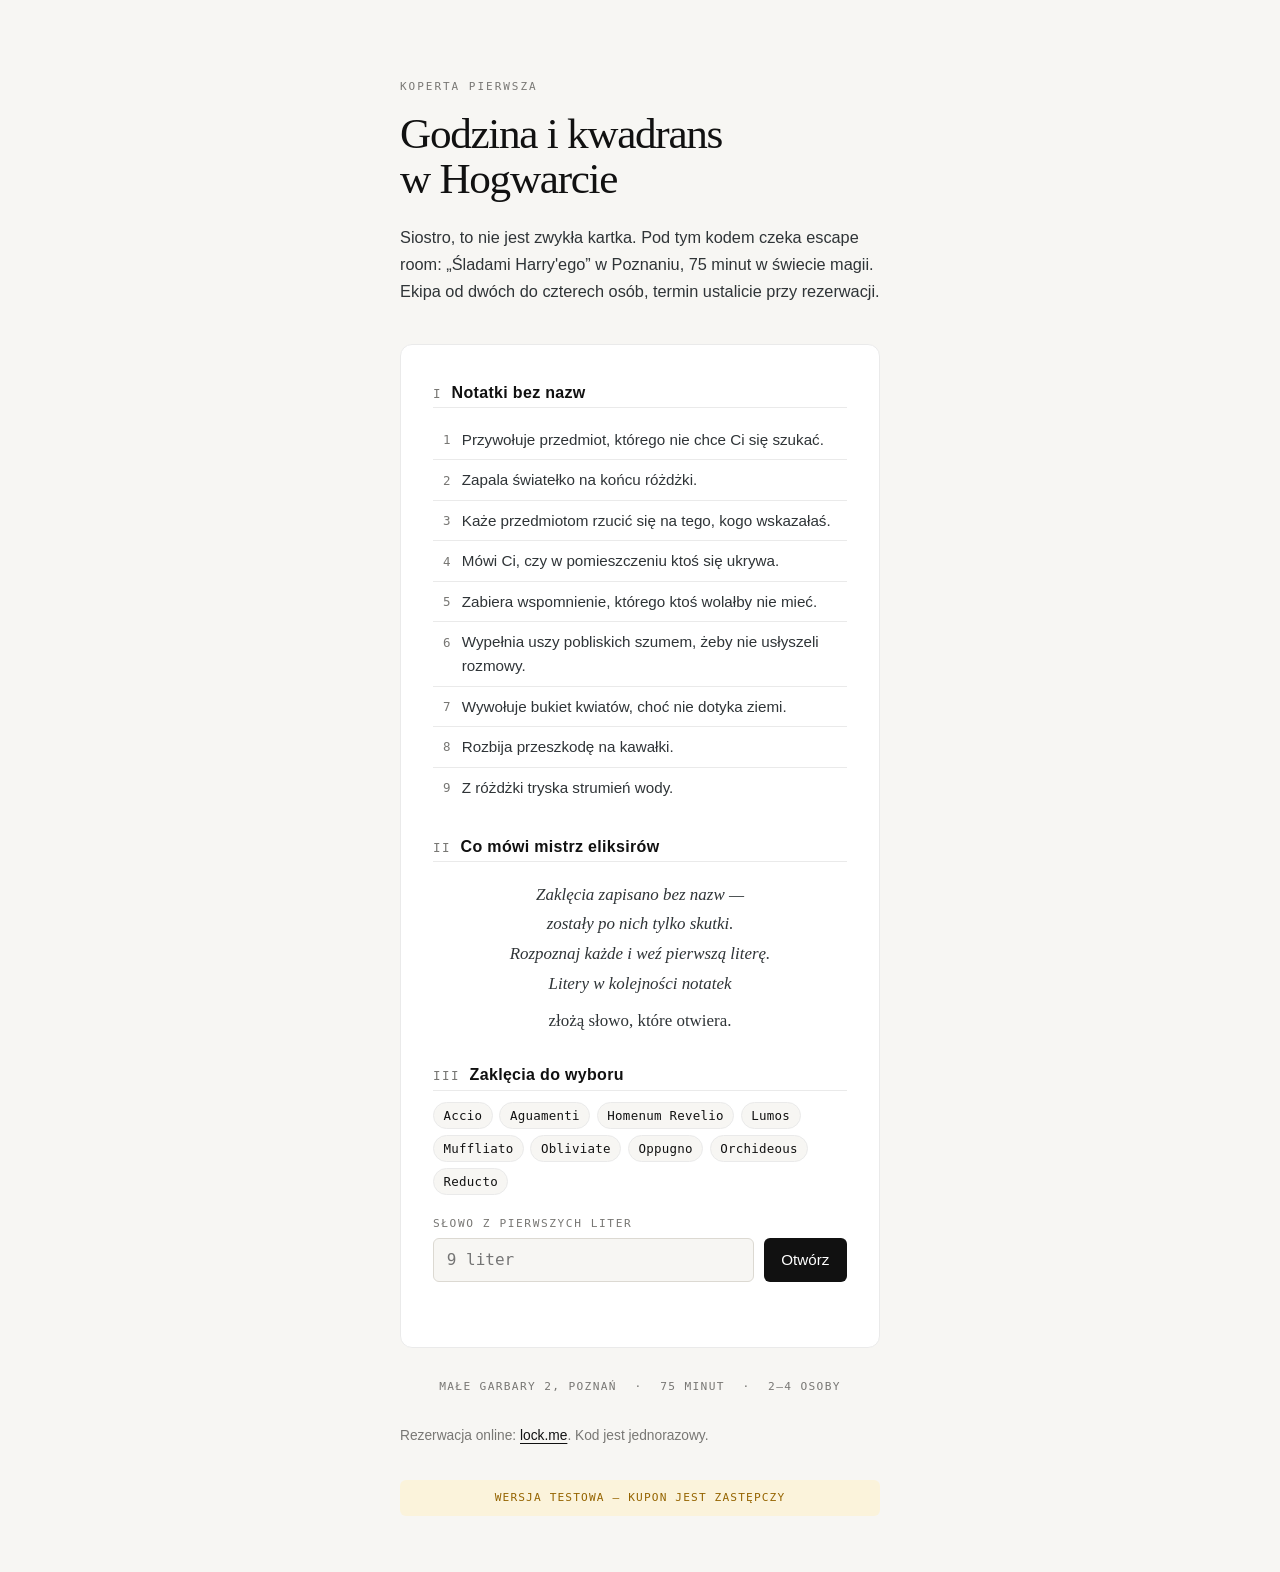
<file: docs/index.html>
<!doctype html>
<html lang="pl">
<head>
<meta charset="utf-8">
<meta name="viewport" content="width=device-width, initial-scale=1">
<meta name="robots" content="noindex,nofollow,noarchive">
<title>Koperta pierwsza — zagadka</title>
<style>
/* Wspólne CSS strony i karty. Paleta: ciepła kość, off-black, jeden pastel na ostrzeżenie. */
:root {
  --bone: #f7f6f3;
  --surface: #ffffff;
  --line: #eaeaea;
  --ink: #111111;
  --muted: #787774;
  --note-bg: #fbf3db;
  --note-ink: #956400;
  --serif: "Iowan Old Style", "Palatino Linotype", Palatino, "Book Antiqua", Georgia, serif;
  --sans: "Helvetica Neue", Helvetica, system-ui, -apple-system, "Segoe UI", sans-serif;
  --mono: "JetBrains Mono", ui-monospace, "SF Mono", "DejaVu Sans Mono", monospace;
}

* { box-sizing: border-box; }

body {
  margin: 0;
  background: var(--bone);
  color: var(--ink);
  font-family: var(--sans);
  -webkit-font-smoothing: antialiased;
}

.eyebrow {
  margin: 0;
  font-family: var(--mono);
  font-size: 0.688rem;
  letter-spacing: 0.18em;
  text-transform: uppercase;
  color: var(--muted);
}

a { color: var(--ink); text-decoration-thickness: 1px; text-underline-offset: 3px; }
a:hover { color: #333; }

code {
  font-family: var(--mono);
  font-size: 0.92em;
  background: var(--bone);
  border: 1px solid var(--line);
  border-radius: 4px;
  padding: 0.05em 0.35em;
}

/* ── Zagadka ────────────────────────────────────────────────────────────────
   Wspólne dla strony i kartki do druku. Jednostki w em, żeby ten sam blok
   czytał się dobrze i na ekranie (16px), i na A4 (10.5pt ustawione na .sheet). */

.step {
  display: flex;
  align-items: baseline;
  gap: 0.6em;
  margin: 1.9em 0 0.7em;
  padding-bottom: 0.35em;
  border-bottom: 1px solid var(--line);
  font-size: 1em;
  font-weight: 600;
  letter-spacing: 0.02em;
}
.step span {
  font-family: var(--mono);
  font-size: 0.78em;
  font-weight: 400;
  letter-spacing: 0.12em;
  color: var(--muted);
}

.step-note { margin: 0.55em 0 0; line-height: 1.6; color: #2f3437; }

.receipt {
  margin-top: 0.4em;
  padding: 0.85em 1em;
  border: 1px dashed #cdcac2;
  border-radius: 4px;
  font-family: var(--mono);
  font-size: 0.9em;
}
.receipt-row { display: flex; flex-wrap: wrap; justify-content: space-between; gap: 0.5em 1em; }
.receipt-row .num { font-weight: 600; }
.receipt-rule { margin: 0.6em 0; border-top: 1px dashed #cdcac2; }
.receipt-key { margin: 0; font-size: 0.85em; letter-spacing: 0.04em; color: var(--muted); }

table.points {
  width: 100%;
  margin-top: 0.3em;
  border-collapse: collapse;
  font-size: 0.9em;
}
table.points th,
table.points td { padding: 0.3em 0.2em; border-bottom: 1px solid var(--line); text-align: right; }
table.points th:first-child { text-align: left; }
table.points thead th {
  font-family: var(--mono);
  font-size: 0.68em;
  font-weight: 400;
  letter-spacing: 0.04em;
  line-height: 1.2;
  text-transform: uppercase;
  color: var(--muted);
}
table.points tbody th { font-weight: 500; }
table.points td { font-family: var(--mono); }

.hexlabel {
  margin: 1.7em 0 0;
  font-family: var(--mono);
  font-size: 0.72rem;
  letter-spacing: 0.14em;
  text-transform: uppercase;
  color: var(--muted);
}

.hex {
  margin: 0.5em 0 0.9em;
  padding: 0.9em 0;
  border-top: 1px solid var(--ink);
  border-bottom: 1px solid var(--ink);
  font-family: var(--mono);
  font-size: 1em;
  line-height: 2;
  letter-spacing: 0.14em;
  white-space: pre;
}

.hint { margin: 0; font-size: 0.92em; line-height: 1.6; color: var(--muted); }

.key-grid {
  display: grid;
  grid-template-columns: repeat(6, 1fr);
  gap: 0.18rem 0.8rem;
  margin-top: 1.4rem;
  font-family: var(--mono);
  font-size: 0.8em;
}
.key-grid span { display: flex; gap: 0.4rem; }
.key-grid b { font-weight: 500; color: var(--muted); }

.figure-svg {
  display: block;
  width: auto;
  height: auto;
  max-width: 100%;
  max-height: 185mm;
  margin-top: 0.9em;
}
.wrap {
  max-width: 34rem;
  margin: 0 auto;
  padding: clamp(2.5rem, 8vw, 5rem) clamp(1.25rem, 5vw, 2rem) 3.5rem;
}

h1 {
  margin: 1.1rem 0 0;
  font-family: var(--serif);
  font-weight: 500;
  font-size: clamp(2rem, 7vw, 2.7rem);
  line-height: 1.05;
  letter-spacing: -0.03em;
  text-wrap: balance;
}

.lead {
  margin: 1.4rem 0 0;
  font-size: 1.02rem;
  line-height: 1.65;
  color: #2f3437;
  text-wrap: pretty;
}

.puzzle {
  margin-top: 2.5rem;
  padding: clamp(1.4rem, 5vw, 2rem);
  background: var(--surface);
  border: 1px solid var(--line);
  border-radius: 12px;
}
.puzzle .step:first-of-type { margin-top: 0.4rem; }

.clues {
  margin: 0.6rem 0 0;
  padding: 0;
  list-style: none;
  counter-reset: clue;
}
.clues li {
  display: flex;
  gap: 0.7rem;
  padding: 0.5rem 0;
  border-bottom: 1px solid var(--line);
  line-height: 1.55;
}
.clues li:last-child { border-bottom: 0; }
.clues .num {
  flex: none;
  width: 1.1rem;
  font-family: var(--mono);
  font-size: 0.78rem;
  color: var(--muted);
  text-align: right;
  padding-top: 0.15rem;
}
.clues .clue { font-size: 0.95rem; color: #2f3437; }

.bank {
  display: flex;
  flex-wrap: wrap;
  gap: 0.4rem;
  margin: 0.7rem 0 0;
  padding: 0;
  list-style: none;
}
.bank li {
  padding: 0.3rem 0.6rem;
  border: 1px solid var(--line);
  border-radius: 999px;
  background: var(--bone);
  font-family: var(--mono);
  font-size: 0.78rem;
  letter-spacing: 0.02em;
}

table.receipts {
  width: 100%;
  margin-top: 0.4rem;
  border-collapse: collapse;
  font-size: 0.86rem;
}
table.receipts th,
table.receipts td {
  padding: 0.34rem 0.3rem;
  border-bottom: 1px solid var(--line);
  text-align: right;
  font-weight: 400;
}
table.receipts thead th {
  font-family: var(--mono);
  font-size: 0.62rem;
  letter-spacing: 0.08em;
  text-transform: uppercase;
  color: var(--muted);
}
table.receipts thead th:nth-child(2) { text-align: left; }
table.receipts td.drams, table.receipts td:nth-child(3) { font-family: var(--mono); }
table.receipts td:nth-child(3),
table.receipts td:nth-child(4) { font-family: var(--mono); white-space: nowrap; }
table.receipts tbody th { text-align: left; }
.riddle {
  margin: 1.1rem auto 0;
  max-width: 38ch;
  text-align: center;
  font-family: var(--serif);
  font-size: 1.06rem;
  font-style: italic;
  line-height: 1.75;
  color: #2f3437;
}
.riddle span { display: block; }
.riddle span:last-child { margin-top: 0.5rem; font-style: normal; }

.gloss {
  margin: 1.1rem 0 0;
  font-size: 0.82rem;
  line-height: 1.6;
  color: var(--muted);
}

.potion { display: block; font-weight: 500; }
.flavour {
  display: block;
  margin-top: 0.15rem;
  font-size: 0.74rem;
  font-style: italic;
  color: var(--muted);
}

table.receipts .stamp {
  width: 1.7rem;
  text-align: center;
  font-family: var(--mono);
  font-weight: 600;
  color: var(--ink);
}

form { margin-top: 1.4rem; }

label {
  display: block;
  font-family: var(--mono);
  font-size: 0.7rem;
  letter-spacing: 0.14em;
  text-transform: uppercase;
  color: var(--muted);
}

.row { display: flex; gap: 0.6rem; margin-top: 0.5rem; }

input[type="text"] {
  flex: 1;
  min-width: 0;
  padding: 0.7rem 0.8rem;
  border: 1px solid #dcd9d2;
  border-radius: 6px;
  background: var(--bone);
  color: var(--ink);
  font-family: var(--mono);
  font-size: 1rem;
}
input[type="text"]:focus {
  outline: none;
  border-color: var(--ink);
  background: var(--surface);
}

button {
  padding: 0.7rem 1.1rem;
  border: 0;
  border-radius: 6px;
  background: var(--ink);
  color: #fff;
  font-family: var(--sans);
  font-size: 0.95rem;
  cursor: pointer;
}
button:hover { background: #333; }
button:active { transform: scale(0.98); }

.status {
  min-height: 1.4rem;
  margin: 0.7rem 0 0;
  font-size: 0.86rem;
  line-height: 1.5;
  color: var(--muted);
}
.status[data-state="error"] { color: #9f2f2d; }

.ticket {
  margin: 2rem 0 0;
  padding: clamp(1.6rem, 6vw, 2.5rem);
  background: var(--surface);
  border: 1px solid var(--line);
  border-radius: 12px;
  text-align: center;
}
.ticket[hidden] { display: none; }
.text:empty { display: none; }
.text {
  margin: 0 auto 1.4rem;
  max-width: 30ch;
  font-family: var(--serif);
  font-size: 1.15rem;
  line-height: 1.5;
}
.qr:empty { display: none; }
.qr { width: min(15rem, 62vw); margin: 0 auto; }
.qr img { display: block; width: 100%; height: auto; }
.code {
  margin: 1.5rem 0 0;
  font-family: var(--mono);
  font-size: 1.05rem;
  letter-spacing: 0.14em;
}
.note {
  margin: 0.8rem auto 0;
  max-width: 28ch;
  font-size: 0.82rem;
  line-height: 1.55;
  color: var(--muted);
}

.meta {
  display: flex;
  flex-wrap: wrap;
  justify-content: center;
  gap: 0.5rem 1.1rem;
  margin: 2rem 0 0;
  font-family: var(--mono);
  font-size: 0.7rem;
  letter-spacing: 0.12em;
  text-transform: uppercase;
  color: var(--muted);
}
.meta span + span::before { content: "·"; margin-right: 1.1rem; }

.foot { margin: 2rem 0 0; font-size: 0.86rem; line-height: 1.65; color: var(--muted); }

.notice {
  margin: 2rem 0 0;
  padding: 0.72rem 0.9rem;
  background: var(--note-bg);
  color: var(--note-ink);
  border-radius: 6px;
  font-family: var(--mono);
  font-size: 0.7rem;
  letter-spacing: 0.1em;
  text-transform: uppercase;
  text-align: center;
}

.rise {
  animation: rise 600ms cubic-bezier(0.16, 1, 0.3, 1) both;
  animation-delay: calc(var(--i, 0) * 90ms);
}
@keyframes rise { from { opacity: 0; transform: translateY(12px); } }
@media (prefers-reduced-motion: reduce) { .rise { animation: none; } }
</style>
</head>
<body>
<main class="wrap">
  <header>
    <p class="eyebrow rise" style="--i:0">Koperta pierwsza</p>
    <h1 class="rise" style="--i:0">Godzina i kwadrans w Hogwarcie</h1>
    <p class="lead rise" style="--i:1">Siostro, to nie jest zwykła kartka. Pod tym kodem czeka escape room: „Śladami Harry'ego” w Poznaniu, 75 minut w świecie magii. Ekipa od dwóch do czterech osób, termin ustalicie przy rezerwacji.</p>
  </header>

  <section class="puzzle rise" style="--i:2">
    <h2 class="step"><span>I</span> Notatki bez nazw</h2>
    <ol class="clues">
      <li><span class="num">1</span><span class="clue">Przywołuje przedmiot, którego nie chce Ci się szukać.</span></li>
      <li><span class="num">2</span><span class="clue">Zapala światełko na końcu różdżki.</span></li>
      <li><span class="num">3</span><span class="clue">Każe przedmiotom rzucić się na tego, kogo wskazałaś.</span></li>
      <li><span class="num">4</span><span class="clue">Mówi Ci, czy w pomieszczeniu ktoś się ukrywa.</span></li>
      <li><span class="num">5</span><span class="clue">Zabiera wspomnienie, którego ktoś wolałby nie mieć.</span></li>
      <li><span class="num">6</span><span class="clue">Wypełnia uszy pobliskich szumem, żeby nie usłyszeli rozmowy.</span></li>
      <li><span class="num">7</span><span class="clue">Wywołuje bukiet kwiatów, choć nie dotyka ziemi.</span></li>
      <li><span class="num">8</span><span class="clue">Rozbija przeszkodę na kawałki.</span></li>
      <li><span class="num">9</span><span class="clue">Z różdżki tryska strumień wody.</span></li>
    </ol>

    <h2 class="step"><span>II</span> Co mówi mistrz eliksirów</h2>
    <div class="riddle">
<span>Zaklęcia zapisano bez nazw —</span>
<span>zostały po nich tylko skutki.</span>
<span>Rozpoznaj każde i weź pierwszą literę.</span>
<span>Litery w kolejności notatek</span>
<span>złożą słowo, które otwiera.</span>
    </div>

    <h2 class="step"><span>III</span> Zaklęcia do wyboru</h2>
    <ul class="bank">
<li>Accio</li><li>Aguamenti</li><li>Homenum Revelio</li><li>Lumos</li><li>Muffliato</li><li>Obliviate</li><li>Oppugno</li><li>Orchideous</li><li>Reducto</li>    </ul>

    <form id="unlock" autocomplete="off" novalidate>
      <label for="answer">Słowo z pierwszych liter</label>
      <div class="row">
        <input id="answer" name="answer" type="text" placeholder="9 liter"
               spellcheck="false" autocapitalize="off" required>
        <button type="submit">Otwórz</button>
      </div>
      <p class="status" id="status" role="status" aria-live="polite"></p>
    </form>
  </section>

  <section class="ticket" id="ticket" hidden aria-live="polite">
    <p class="text" id="text"></p>
    <div class="qr" id="qr"></div>
    <p class="code" id="code"></p>
    <p class="note" id="note"></p>
  </section>

  <p class="meta rise" style="--i:3">
<span>Małe Garbary 2, Poznań</span><span>75 minut</span><span>2–4 osoby</span>  </p>

  <p class="foot rise" style="--i:4">
    Rezerwacja online: <a href="https://lock.me/pl/poland/wielkopolskie/poznan/escape-room/find-a-way-2/11574-sladami-harryego" rel="noreferrer">lock.me</a>.
    Kod jest jednorazowy.
  </p>

  <p class="notice rise" style="--i:5">Wersja testowa — kupon jest zastępczy</p>
</main>

<noscript>
  <p style="max-width:34rem;margin:0 auto 3rem;padding:0 1.5rem;color:#787774">
    Kupon odszyfrowuje się w przeglądarce, więc bez JavaScriptu się nie pokaże.
  </p>
</noscript>

<script type="application/json" id="box">{"ct": "VzhLXPYXuNzdbkNBZYB3aBjcfvaJttefriE3jWkyR0jJ7x8cEVyFY6gYP7y1GOVnbIQGX5cPnKaQEXI6OPA3UloUoHzryHLtIa2c5cczxjkFwHRjBjPUqj3kqVXub3ET/2ZitjAD+zthYAGROxabLvtJ/fQlb8zrXzYZJf3fSsHLiFf3O53q6/CL9DAxbIxoz3e7W1KeVUnu/1zjzp5CRLgzFl6dNxdsthfrUR1pEZLpk/ZR1asWCSQexv2qhropnEc44asyTvVdwnR6CM0ZaA==", "iterations": 210000, "iv": "SjBvO3o20+yII26O", "salt": "q2rRXvdIHTLXWDKqmm5eFw=="}</script>
<script>
// Odszyfrowanie kuponu w przeglądarce: PBKDF2-SHA256 → AES-GCM.
// Bez zależności i bez sieci — cała kryptografia siedzi w WebCrypto.
// Hasło nie jest nigdzie zapisane: w stronie leży tylko szyfrogram, sól i IV.
// Ten plik jest wstrzykiwany do <script> w index.html i testowany przez Deno.

globalThis.presentUnlock = (() => {
  const ITERACJE = 210000;

  // Polskie znaki diakrytyczne składamy do ASCII, żeby "Hufflepuff 7", "hufflepuff7"
  // i "HUFFLEPUFF-7" trafiły w to samo hasło.
  function normalize(value) {
    return value
      .normalize("NFD")
      .replace(/[\u0300-\u036f]/g, "")
      .replace(/ł/gi, "l")
      .toLowerCase()
      .replace(/[^a-z0-9]/g, "");
  }

  function bytes(b64) {
    return Uint8Array.from(atob(b64), (char) => char.charCodeAt(0));
  }

  async function deriveKey(password, salt, iterations) {
    const material = await crypto.subtle.importKey(
      "raw",
      new TextEncoder().encode(password),
      "PBKDF2",
      false,
      ["deriveKey"],
    );
    return crypto.subtle.deriveKey(
      { name: "PBKDF2", salt, iterations, hash: "SHA-256" },
      material,
      { name: "AES-GCM", length: 256 },
      false,
      ["decrypt"],
    );
  }

  // Zwraca {code, png} albo null, gdy hasło nie pasuje (AEAD tego nie udaje).
  async function unlock(answer, box) {
    const password = normalize(answer);
    if (!password) return null;
    try {
      const key = await deriveKey(password, bytes(box.salt), box.iterations || ITERACJE);
      const plain = await crypto.subtle.decrypt(
        { name: "AES-GCM", iv: bytes(box.iv) },
        key,
        bytes(box.ct),
      );
      return JSON.parse(new TextDecoder().decode(plain));
    } catch {
      return null;
    }
  }

  return { normalize, unlock };
})();


(() => {
  const box = JSON.parse(document.getElementById("box").textContent);
  const form = document.getElementById("unlock");
  const input = document.getElementById("answer");
  const status = document.getElementById("status");
  const ticket = document.getElementById("ticket");

  const say = (text, state) => {
    status.textContent = text;
    if (state) status.dataset.state = state;
    else delete status.dataset.state;
  };

  form.addEventListener("submit", async (event) => {
    event.preventDefault();
    say("Sprawdzam…");
    const payload = await presentUnlock.unlock(input.value, box);

    if (!payload) {
      say("Nie to. Policz jeszcze raz: dom, który wygrywa medianą, i reszta z dzielenia.", "error");
      input.select();
      return;
    }

    // Payload jest strukturą, nie jednym obrazkiem: dziś {code, png, note},
    // jutro np. {text: "półka z książkami, tom trzeci"} — bez zmiany mechaniki.
    if (payload.png) {
      const image = document.createElement("img");
      image.alt = "Kod QR kuponu";
      image.src = "data:image/png;base64," + payload.png;
      document.getElementById("qr").replaceChildren(image);
    }
    if (payload.code) document.getElementById("code").textContent = payload.code;
    if (payload.note) document.getElementById("note").textContent = payload.note;
    if (payload.text) document.getElementById("text").textContent = payload.text;

    form.hidden = true;
    ticket.hidden = false;
    say("");
    ticket.scrollIntoView({ behavior: "smooth", block: "center" });
  });
})();
</script>
</body>
</html>
</file>
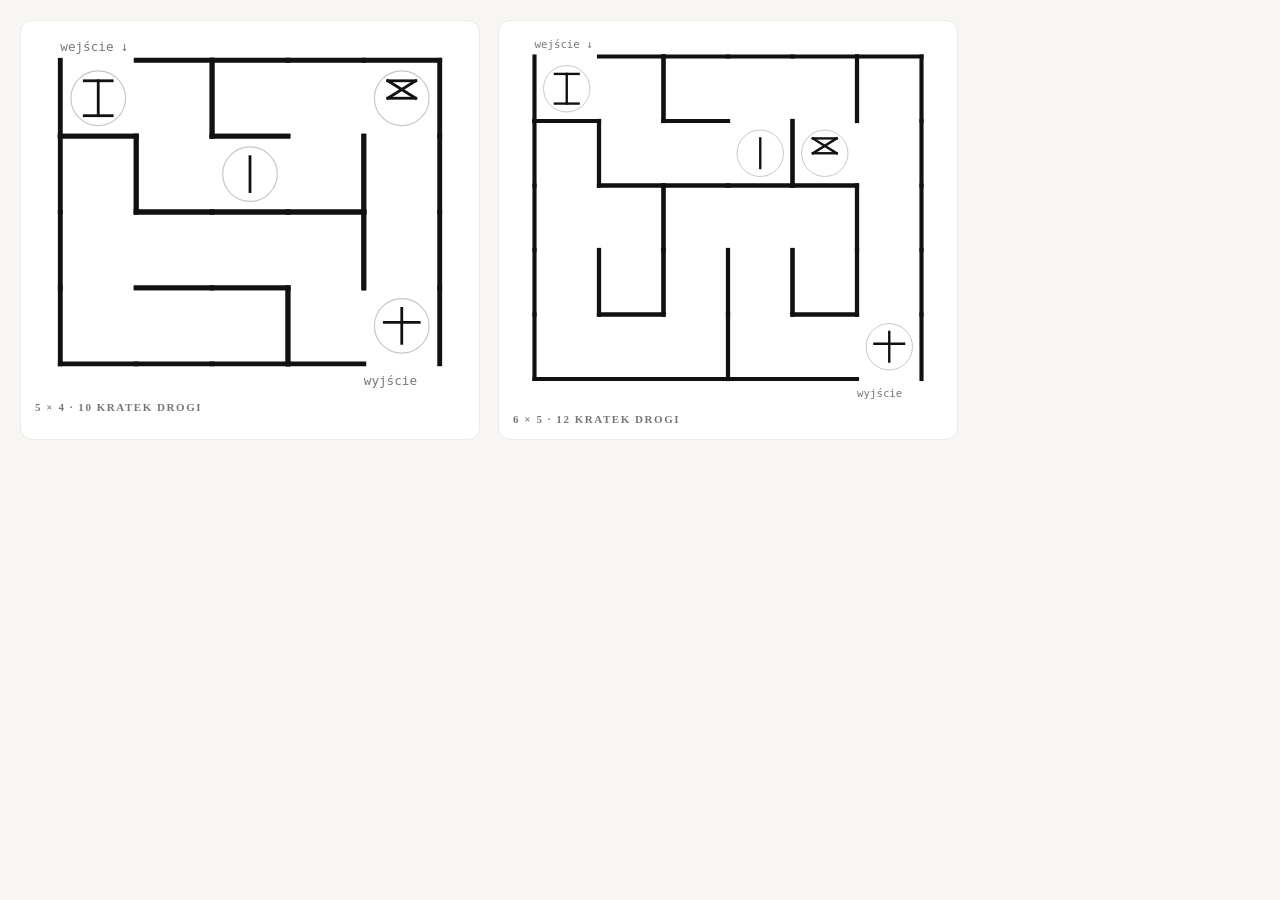
<file: research/labirynt/podglad.html>
<!doctype html><meta charset="utf-8"><style>
body{margin:0;padding:20px;background:#f7f6f3;display:flex;gap:18px;font-family:'Helvetica Neue',sans-serif}
figure{margin:0;background:#fff;border:1px solid #eaeaea;border-radius:12px;padding:14px}
figcaption{margin-top:8px;font:600 11px 'Helvetica Neue';letter-spacing:.14em;text-transform:uppercase;color:#787774}
svg{max-width:430px;height:auto}
</style>
<figure><svg xmlns="http://www.w3.org/2000/svg" viewBox="0 0 442 364" width="442" height="364"><rect width="442" height="364" fill="#fff"/><line class="wall" x1="26" y1="104" x2="104" y2="104" stroke="#111111" stroke-width="5" stroke-linecap="square"/><line class="wall" x1="26" y1="26" x2="26" y2="104" stroke="#111111" stroke-width="5" stroke-linecap="square"/><line class="wall" x1="104" y1="104" x2="104" y2="182" stroke="#111111" stroke-width="5" stroke-linecap="square"/><line class="wall" x1="26" y1="104" x2="104" y2="104" stroke="#111111" stroke-width="5" stroke-linecap="square"/><line class="wall" x1="26" y1="104" x2="26" y2="182" stroke="#111111" stroke-width="5" stroke-linecap="square"/><line class="wall" x1="26" y1="182" x2="26" y2="260" stroke="#111111" stroke-width="5" stroke-linecap="square"/><line class="wall" x1="26" y1="338" x2="104" y2="338" stroke="#111111" stroke-width="5" stroke-linecap="square"/><line class="wall" x1="26" y1="260" x2="26" y2="338" stroke="#111111" stroke-width="5" stroke-linecap="square"/><line class="wall" x1="182" y1="26" x2="182" y2="104" stroke="#111111" stroke-width="5" stroke-linecap="square"/><line class="wall" x1="104" y1="26" x2="182" y2="26" stroke="#111111" stroke-width="5" stroke-linecap="square"/><line class="wall" x1="104" y1="182" x2="182" y2="182" stroke="#111111" stroke-width="5" stroke-linecap="square"/><line class="wall" x1="104" y1="104" x2="104" y2="182" stroke="#111111" stroke-width="5" stroke-linecap="square"/><line class="wall" x1="104" y1="182" x2="182" y2="182" stroke="#111111" stroke-width="5" stroke-linecap="square"/><line class="wall" x1="104" y1="260" x2="182" y2="260" stroke="#111111" stroke-width="5" stroke-linecap="square"/><line class="wall" x1="104" y1="260" x2="182" y2="260" stroke="#111111" stroke-width="5" stroke-linecap="square"/><line class="wall" x1="104" y1="338" x2="182" y2="338" stroke="#111111" stroke-width="5" stroke-linecap="square"/><line class="wall" x1="182" y1="26" x2="260" y2="26" stroke="#111111" stroke-width="5" stroke-linecap="square"/><line class="wall" x1="182" y1="104" x2="260" y2="104" stroke="#111111" stroke-width="5" stroke-linecap="square"/><line class="wall" x1="182" y1="26" x2="182" y2="104" stroke="#111111" stroke-width="5" stroke-linecap="square"/><line class="wall" x1="182" y1="104" x2="260" y2="104" stroke="#111111" stroke-width="5" stroke-linecap="square"/><line class="wall" x1="182" y1="182" x2="260" y2="182" stroke="#111111" stroke-width="5" stroke-linecap="square"/><line class="wall" x1="182" y1="182" x2="260" y2="182" stroke="#111111" stroke-width="5" stroke-linecap="square"/><line class="wall" x1="182" y1="260" x2="260" y2="260" stroke="#111111" stroke-width="5" stroke-linecap="square"/><line class="wall" x1="260" y1="260" x2="260" y2="338" stroke="#111111" stroke-width="5" stroke-linecap="square"/><line class="wall" x1="182" y1="260" x2="260" y2="260" stroke="#111111" stroke-width="5" stroke-linecap="square"/><line class="wall" x1="182" y1="338" x2="260" y2="338" stroke="#111111" stroke-width="5" stroke-linecap="square"/><line class="wall" x1="260" y1="26" x2="338" y2="26" stroke="#111111" stroke-width="5" stroke-linecap="square"/><line class="wall" x1="338" y1="104" x2="338" y2="182" stroke="#111111" stroke-width="5" stroke-linecap="square"/><line class="wall" x1="260" y1="182" x2="338" y2="182" stroke="#111111" stroke-width="5" stroke-linecap="square"/><line class="wall" x1="338" y1="182" x2="338" y2="260" stroke="#111111" stroke-width="5" stroke-linecap="square"/><line class="wall" x1="260" y1="182" x2="338" y2="182" stroke="#111111" stroke-width="5" stroke-linecap="square"/><line class="wall" x1="260" y1="338" x2="338" y2="338" stroke="#111111" stroke-width="5" stroke-linecap="square"/><line class="wall" x1="260" y1="260" x2="260" y2="338" stroke="#111111" stroke-width="5" stroke-linecap="square"/><line class="wall" x1="416" y1="26" x2="416" y2="104" stroke="#111111" stroke-width="5" stroke-linecap="square"/><line class="wall" x1="338" y1="26" x2="416" y2="26" stroke="#111111" stroke-width="5" stroke-linecap="square"/><line class="wall" x1="416" y1="104" x2="416" y2="182" stroke="#111111" stroke-width="5" stroke-linecap="square"/><line class="wall" x1="338" y1="104" x2="338" y2="182" stroke="#111111" stroke-width="5" stroke-linecap="square"/><line class="wall" x1="416" y1="182" x2="416" y2="260" stroke="#111111" stroke-width="5" stroke-linecap="square"/><line class="wall" x1="338" y1="182" x2="338" y2="260" stroke="#111111" stroke-width="5" stroke-linecap="square"/><line class="wall" x1="416" y1="260" x2="416" y2="338" stroke="#111111" stroke-width="5" stroke-linecap="square"/><circle cx="65.0" cy="65.0" r="28.08" fill="#fff" stroke="#c9c6be" stroke-width="1.2"/><g class="rune"><polyline class="glyph" data-digit="c" points="50.65,47.06 79.35,47.06" fill="none" stroke="#111111" stroke-width="2.8704" stroke-linecap="square" stroke-linejoin="miter"/><polyline class="glyph" data-digit="c" points="65.00,47.06 65.00,82.94" fill="none" stroke="#111111" stroke-width="2.8704" stroke-linecap="square" stroke-linejoin="miter"/><polyline class="glyph" data-digit="c" points="50.65,82.94 79.35,82.94" fill="none" stroke="#111111" stroke-width="2.8704" stroke-linecap="square" stroke-linejoin="miter"/></g><circle cx="221.0" cy="143.0" r="28.08" fill="#fff" stroke="#c9c6be" stroke-width="1.2"/><g class="rune"><polyline class="glyph" data-digit="0" points="221.00,125.06 221.00,160.94" fill="none" stroke="#111111" stroke-width="2.8704" stroke-linecap="square" stroke-linejoin="miter"/></g><circle cx="377.0" cy="65.0" r="28.08" fill="#fff" stroke="#c9c6be" stroke-width="1.2"/><g class="rune"><polyline class="glyph" data-digit="d" points="362.65,47.06 391.35,47.06" fill="none" stroke="#111111" stroke-width="2.8704" stroke-linecap="square" stroke-linejoin="miter"/><polyline class="glyph" data-digit="d" points="362.65,47.06 391.35,65.00" fill="none" stroke="#111111" stroke-width="2.8704" stroke-linecap="square" stroke-linejoin="miter"/><polyline class="glyph" data-digit="d" points="391.35,47.06 362.65,65.00" fill="none" stroke="#111111" stroke-width="2.8704" stroke-linecap="square" stroke-linejoin="miter"/><polyline class="glyph" data-digit="d" points="362.65,65.00 391.35,65.00" fill="none" stroke="#111111" stroke-width="2.8704" stroke-linecap="square" stroke-linejoin="miter"/></g><circle cx="377.0" cy="299.0" r="28.08" fill="#fff" stroke="#c9c6be" stroke-width="1.2"/><g class="rune"><polyline class="glyph" data-digit="e" points="377.00,281.06 377.00,316.94" fill="none" stroke="#111111" stroke-width="2.8704" stroke-linecap="square" stroke-linejoin="miter"/><polyline class="glyph" data-digit="e" points="359.06,295.41 394.94,295.41" fill="none" stroke="#111111" stroke-width="2.8704" stroke-linecap="square" stroke-linejoin="miter"/></g><text x="26" y="16" font-family="monospace" font-size="13" fill="#787774">wejście ↓</text><text x="338" y="360" font-family="monospace" font-size="13" fill="#787774">wyjście</text></svg><figcaption>5 × 4 · 10 kratek drogi</figcaption></figure>
<figure><svg xmlns="http://www.w3.org/2000/svg" viewBox="0 0 520 442" width="520" height="442"><rect width="520" height="442" fill="#fff"/><line class="wall" x1="26" y1="104" x2="104" y2="104" stroke="#111111" stroke-width="5" stroke-linecap="square"/><line class="wall" x1="26" y1="26" x2="26" y2="104" stroke="#111111" stroke-width="5" stroke-linecap="square"/><line class="wall" x1="104" y1="104" x2="104" y2="182" stroke="#111111" stroke-width="5" stroke-linecap="square"/><line class="wall" x1="26" y1="104" x2="104" y2="104" stroke="#111111" stroke-width="5" stroke-linecap="square"/><line class="wall" x1="26" y1="104" x2="26" y2="182" stroke="#111111" stroke-width="5" stroke-linecap="square"/><line class="wall" x1="26" y1="182" x2="26" y2="260" stroke="#111111" stroke-width="5" stroke-linecap="square"/><line class="wall" x1="104" y1="260" x2="104" y2="338" stroke="#111111" stroke-width="5" stroke-linecap="square"/><line class="wall" x1="26" y1="260" x2="26" y2="338" stroke="#111111" stroke-width="5" stroke-linecap="square"/><line class="wall" x1="26" y1="416" x2="104" y2="416" stroke="#111111" stroke-width="5" stroke-linecap="square"/><line class="wall" x1="26" y1="338" x2="26" y2="416" stroke="#111111" stroke-width="5" stroke-linecap="square"/><line class="wall" x1="182" y1="26" x2="182" y2="104" stroke="#111111" stroke-width="5" stroke-linecap="square"/><line class="wall" x1="104" y1="26" x2="182" y2="26" stroke="#111111" stroke-width="5" stroke-linecap="square"/><line class="wall" x1="104" y1="182" x2="182" y2="182" stroke="#111111" stroke-width="5" stroke-linecap="square"/><line class="wall" x1="104" y1="104" x2="104" y2="182" stroke="#111111" stroke-width="5" stroke-linecap="square"/><line class="wall" x1="182" y1="182" x2="182" y2="260" stroke="#111111" stroke-width="5" stroke-linecap="square"/><line class="wall" x1="104" y1="182" x2="182" y2="182" stroke="#111111" stroke-width="5" stroke-linecap="square"/><line class="wall" x1="182" y1="260" x2="182" y2="338" stroke="#111111" stroke-width="5" stroke-linecap="square"/><line class="wall" x1="104" y1="338" x2="182" y2="338" stroke="#111111" stroke-width="5" stroke-linecap="square"/><line class="wall" x1="104" y1="260" x2="104" y2="338" stroke="#111111" stroke-width="5" stroke-linecap="square"/><line class="wall" x1="104" y1="338" x2="182" y2="338" stroke="#111111" stroke-width="5" stroke-linecap="square"/><line class="wall" x1="104" y1="416" x2="182" y2="416" stroke="#111111" stroke-width="5" stroke-linecap="square"/><line class="wall" x1="182" y1="26" x2="260" y2="26" stroke="#111111" stroke-width="5" stroke-linecap="square"/><line class="wall" x1="182" y1="104" x2="260" y2="104" stroke="#111111" stroke-width="5" stroke-linecap="square"/><line class="wall" x1="182" y1="26" x2="182" y2="104" stroke="#111111" stroke-width="5" stroke-linecap="square"/><line class="wall" x1="182" y1="104" x2="260" y2="104" stroke="#111111" stroke-width="5" stroke-linecap="square"/><line class="wall" x1="182" y1="182" x2="260" y2="182" stroke="#111111" stroke-width="5" stroke-linecap="square"/><line class="wall" x1="182" y1="182" x2="260" y2="182" stroke="#111111" stroke-width="5" stroke-linecap="square"/><line class="wall" x1="182" y1="182" x2="182" y2="260" stroke="#111111" stroke-width="5" stroke-linecap="square"/><line class="wall" x1="260" y1="260" x2="260" y2="338" stroke="#111111" stroke-width="5" stroke-linecap="square"/><line class="wall" x1="182" y1="260" x2="182" y2="338" stroke="#111111" stroke-width="5" stroke-linecap="square"/><line class="wall" x1="260" y1="338" x2="260" y2="416" stroke="#111111" stroke-width="5" stroke-linecap="square"/><line class="wall" x1="182" y1="416" x2="260" y2="416" stroke="#111111" stroke-width="5" stroke-linecap="square"/><line class="wall" x1="260" y1="26" x2="338" y2="26" stroke="#111111" stroke-width="5" stroke-linecap="square"/><line class="wall" x1="338" y1="104" x2="338" y2="182" stroke="#111111" stroke-width="5" stroke-linecap="square"/><line class="wall" x1="260" y1="182" x2="338" y2="182" stroke="#111111" stroke-width="5" stroke-linecap="square"/><line class="wall" x1="260" y1="182" x2="338" y2="182" stroke="#111111" stroke-width="5" stroke-linecap="square"/><line class="wall" x1="338" y1="260" x2="338" y2="338" stroke="#111111" stroke-width="5" stroke-linecap="square"/><line class="wall" x1="260" y1="260" x2="260" y2="338" stroke="#111111" stroke-width="5" stroke-linecap="square"/><line class="wall" x1="260" y1="416" x2="338" y2="416" stroke="#111111" stroke-width="5" stroke-linecap="square"/><line class="wall" x1="260" y1="338" x2="260" y2="416" stroke="#111111" stroke-width="5" stroke-linecap="square"/><line class="wall" x1="416" y1="26" x2="416" y2="104" stroke="#111111" stroke-width="5" stroke-linecap="square"/><line class="wall" x1="338" y1="26" x2="416" y2="26" stroke="#111111" stroke-width="5" stroke-linecap="square"/><line class="wall" x1="338" y1="182" x2="416" y2="182" stroke="#111111" stroke-width="5" stroke-linecap="square"/><line class="wall" x1="338" y1="104" x2="338" y2="182" stroke="#111111" stroke-width="5" stroke-linecap="square"/><line class="wall" x1="416" y1="182" x2="416" y2="260" stroke="#111111" stroke-width="5" stroke-linecap="square"/><line class="wall" x1="338" y1="182" x2="416" y2="182" stroke="#111111" stroke-width="5" stroke-linecap="square"/><line class="wall" x1="416" y1="260" x2="416" y2="338" stroke="#111111" stroke-width="5" stroke-linecap="square"/><line class="wall" x1="338" y1="338" x2="416" y2="338" stroke="#111111" stroke-width="5" stroke-linecap="square"/><line class="wall" x1="338" y1="260" x2="338" y2="338" stroke="#111111" stroke-width="5" stroke-linecap="square"/><line class="wall" x1="338" y1="338" x2="416" y2="338" stroke="#111111" stroke-width="5" stroke-linecap="square"/><line class="wall" x1="338" y1="416" x2="416" y2="416" stroke="#111111" stroke-width="5" stroke-linecap="square"/><line class="wall" x1="494" y1="26" x2="494" y2="104" stroke="#111111" stroke-width="5" stroke-linecap="square"/><line class="wall" x1="416" y1="26" x2="494" y2="26" stroke="#111111" stroke-width="5" stroke-linecap="square"/><line class="wall" x1="416" y1="26" x2="416" y2="104" stroke="#111111" stroke-width="5" stroke-linecap="square"/><line class="wall" x1="494" y1="104" x2="494" y2="182" stroke="#111111" stroke-width="5" stroke-linecap="square"/><line class="wall" x1="494" y1="182" x2="494" y2="260" stroke="#111111" stroke-width="5" stroke-linecap="square"/><line class="wall" x1="416" y1="182" x2="416" y2="260" stroke="#111111" stroke-width="5" stroke-linecap="square"/><line class="wall" x1="494" y1="260" x2="494" y2="338" stroke="#111111" stroke-width="5" stroke-linecap="square"/><line class="wall" x1="416" y1="260" x2="416" y2="338" stroke="#111111" stroke-width="5" stroke-linecap="square"/><line class="wall" x1="494" y1="338" x2="494" y2="416" stroke="#111111" stroke-width="5" stroke-linecap="square"/><circle cx="65.0" cy="65.0" r="28.08" fill="#fff" stroke="#c9c6be" stroke-width="1.2"/><g class="rune"><polyline class="glyph" data-digit="c" points="50.65,47.06 79.35,47.06" fill="none" stroke="#111111" stroke-width="2.8704" stroke-linecap="square" stroke-linejoin="miter"/><polyline class="glyph" data-digit="c" points="65.00,47.06 65.00,82.94" fill="none" stroke="#111111" stroke-width="2.8704" stroke-linecap="square" stroke-linejoin="miter"/><polyline class="glyph" data-digit="c" points="50.65,82.94 79.35,82.94" fill="none" stroke="#111111" stroke-width="2.8704" stroke-linecap="square" stroke-linejoin="miter"/></g><circle cx="299.0" cy="143.0" r="28.08" fill="#fff" stroke="#c9c6be" stroke-width="1.2"/><g class="rune"><polyline class="glyph" data-digit="0" points="299.00,125.06 299.00,160.94" fill="none" stroke="#111111" stroke-width="2.8704" stroke-linecap="square" stroke-linejoin="miter"/></g><circle cx="377.0" cy="143.0" r="28.08" fill="#fff" stroke="#c9c6be" stroke-width="1.2"/><g class="rune"><polyline class="glyph" data-digit="d" points="362.65,125.06 391.35,125.06" fill="none" stroke="#111111" stroke-width="2.8704" stroke-linecap="square" stroke-linejoin="miter"/><polyline class="glyph" data-digit="d" points="362.65,125.06 391.35,143.00" fill="none" stroke="#111111" stroke-width="2.8704" stroke-linecap="square" stroke-linejoin="miter"/><polyline class="glyph" data-digit="d" points="391.35,125.06 362.65,143.00" fill="none" stroke="#111111" stroke-width="2.8704" stroke-linecap="square" stroke-linejoin="miter"/><polyline class="glyph" data-digit="d" points="362.65,143.00 391.35,143.00" fill="none" stroke="#111111" stroke-width="2.8704" stroke-linecap="square" stroke-linejoin="miter"/></g><circle cx="455.0" cy="377.0" r="28.08" fill="#fff" stroke="#c9c6be" stroke-width="1.2"/><g class="rune"><polyline class="glyph" data-digit="e" points="455.00,359.06 455.00,394.94" fill="none" stroke="#111111" stroke-width="2.8704" stroke-linecap="square" stroke-linejoin="miter"/><polyline class="glyph" data-digit="e" points="437.06,373.41 472.94,373.41" fill="none" stroke="#111111" stroke-width="2.8704" stroke-linecap="square" stroke-linejoin="miter"/></g><text x="26" y="16" font-family="monospace" font-size="13" fill="#787774">wejście ↓</text><text x="416" y="438" font-family="monospace" font-size="13" fill="#787774">wyjście</text></svg><figcaption>6 × 5 · 12 kratek drogi</figcaption></figure>
</file>
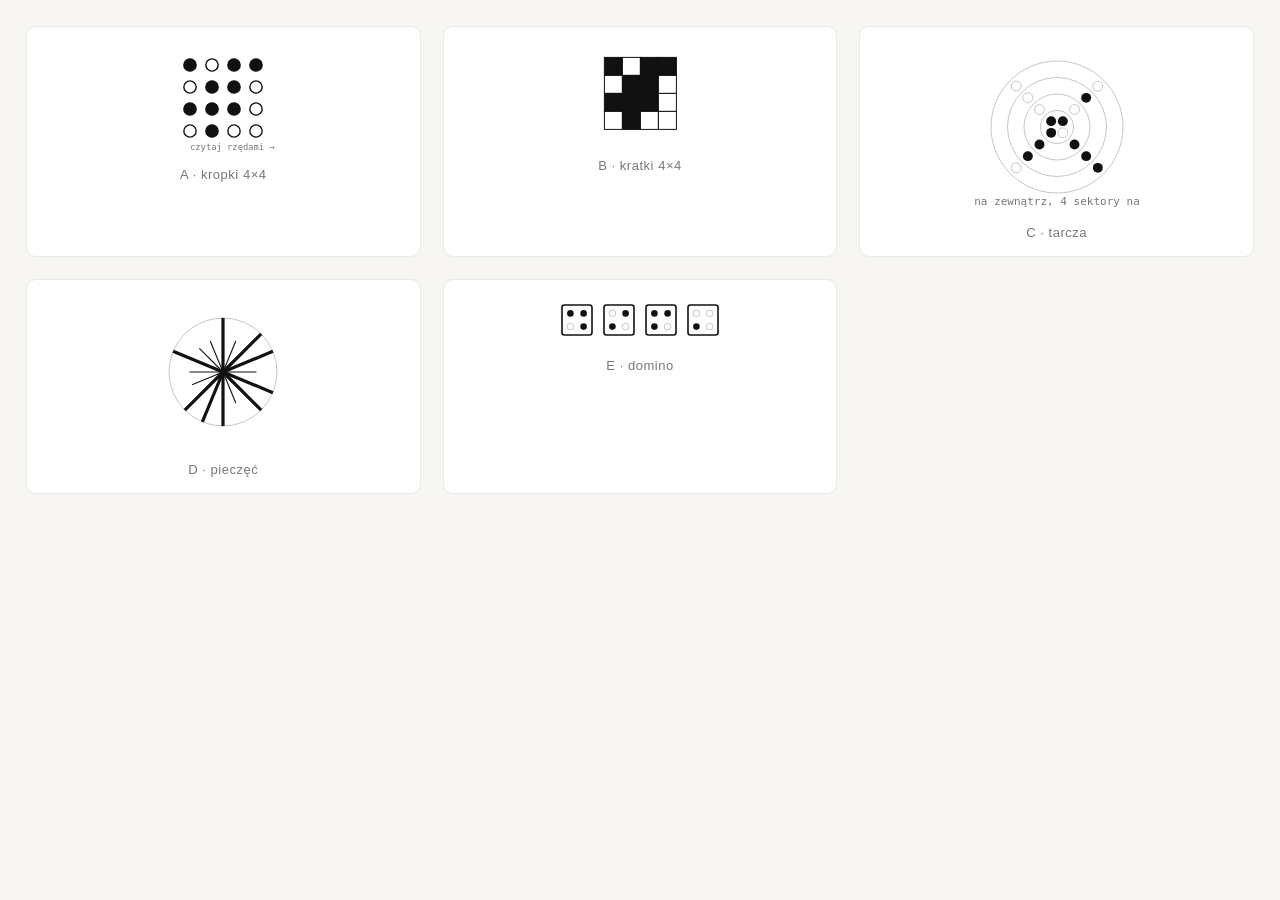
<file: research/marki/contact.html>
<!doctype html><meta charset="utf-8">
<style>
 body{margin:0;padding:26px;background:#f7f6f3;font-family:'Helvetica Neue',sans-serif}
 .grid{display:grid;grid-template-columns:repeat(3,1fr);gap:22px}
 figure{margin:0;background:#fff;border:1px solid #eaeaea;border-radius:10px;padding:16px;text-align:center}
 .box svg{max-width:100%;height:auto}
 figcaption{margin-top:10px;font:500 13px 'Helvetica Neue',sans-serif;letter-spacing:.04em;color:#787774}
</style>
<div class="grid"><figure><div class="box"><svg xmlns="http://www.w3.org/2000/svg" viewBox="0 0 110 110" width="110" height="110"><rect width="110" height="110" fill="#fff"/><circle class="dot" cx="22" cy="22" r="6.16" fill="#111111" stroke="#111111" stroke-width="1.4"/><circle class="dot" cx="44" cy="22" r="6.16" fill="#fff" stroke="#111111" stroke-width="1.4"/><circle class="dot" cx="66" cy="22" r="6.16" fill="#111111" stroke="#111111" stroke-width="1.4"/><circle class="dot" cx="88" cy="22" r="6.16" fill="#111111" stroke="#111111" stroke-width="1.4"/><circle class="dot" cx="22" cy="44" r="6.16" fill="#fff" stroke="#111111" stroke-width="1.4"/><circle class="dot" cx="44" cy="44" r="6.16" fill="#111111" stroke="#111111" stroke-width="1.4"/><circle class="dot" cx="66" cy="44" r="6.16" fill="#111111" stroke="#111111" stroke-width="1.4"/><circle class="dot" cx="88" cy="44" r="6.16" fill="#fff" stroke="#111111" stroke-width="1.4"/><circle class="dot" cx="22" cy="66" r="6.16" fill="#111111" stroke="#111111" stroke-width="1.4"/><circle class="dot" cx="44" cy="66" r="6.16" fill="#111111" stroke="#111111" stroke-width="1.4"/><circle class="dot" cx="66" cy="66" r="6.16" fill="#111111" stroke="#111111" stroke-width="1.4"/><circle class="dot" cx="88" cy="66" r="6.16" fill="#fff" stroke="#111111" stroke-width="1.4"/><circle class="dot" cx="22" cy="88" r="6.16" fill="#fff" stroke="#111111" stroke-width="1.4"/><circle class="dot" cx="44" cy="88" r="6.16" fill="#111111" stroke="#111111" stroke-width="1.4"/><circle class="dot" cx="66" cy="88" r="6.16" fill="#fff" stroke="#111111" stroke-width="1.4"/><circle class="dot" cx="88" cy="88" r="6.16" fill="#fff" stroke="#111111" stroke-width="1.4"/><text x="22" y="106.7" font-family="monospace" font-size="8.8" fill="#787774">czytaj rzędami →</text></svg></div><figcaption>A · kropki 4×4</figcaption></figure><figure><div class="box"><svg xmlns="http://www.w3.org/2000/svg" viewBox="0 0 100.8 100.8" width="100.8" height="100.8"><rect width="100.8" height="100.8" fill="#fff"/><rect class="cell" x="14.4" y="14.4" width="18" height="18" fill="#111111" stroke="#111111" stroke-width="1"/><rect class="cell" x="32.4" y="14.4" width="18" height="18" fill="#fff" stroke="#111111" stroke-width="1"/><rect class="cell" x="50.4" y="14.4" width="18" height="18" fill="#111111" stroke="#111111" stroke-width="1"/><rect class="cell" x="68.4" y="14.4" width="18" height="18" fill="#111111" stroke="#111111" stroke-width="1"/><rect class="cell" x="14.4" y="32.4" width="18" height="18" fill="#fff" stroke="#111111" stroke-width="1"/><rect class="cell" x="32.4" y="32.4" width="18" height="18" fill="#111111" stroke="#111111" stroke-width="1"/><rect class="cell" x="50.4" y="32.4" width="18" height="18" fill="#111111" stroke="#111111" stroke-width="1"/><rect class="cell" x="68.4" y="32.4" width="18" height="18" fill="#fff" stroke="#111111" stroke-width="1"/><rect class="cell" x="14.4" y="50.4" width="18" height="18" fill="#111111" stroke="#111111" stroke-width="1"/><rect class="cell" x="32.4" y="50.4" width="18" height="18" fill="#111111" stroke="#111111" stroke-width="1"/><rect class="cell" x="50.4" y="50.4" width="18" height="18" fill="#111111" stroke="#111111" stroke-width="1"/><rect class="cell" x="68.4" y="50.4" width="18" height="18" fill="#fff" stroke="#111111" stroke-width="1"/><rect class="cell" x="14.4" y="68.4" width="18" height="18" fill="#fff" stroke="#111111" stroke-width="1"/><rect class="cell" x="32.4" y="68.4" width="18" height="18" fill="#111111" stroke="#111111" stroke-width="1"/><rect class="cell" x="50.4" y="68.4" width="18" height="18" fill="#fff" stroke="#111111" stroke-width="1"/><rect class="cell" x="68.4" y="68.4" width="18" height="18" fill="#fff" stroke="#111111" stroke-width="1"/></svg></div><figcaption>B · kratki 4×4</figcaption></figure><figure><div class="box"><svg xmlns="http://www.w3.org/2000/svg" viewBox="0 0 168 168" width="168" height="168"><rect width="168" height="168" fill="#fff"/><circle cx="84.0" cy="84.0" r="16.5" fill="none" stroke="#c9c6be"/><circle cx="84.0" cy="84.0" r="33.0" fill="none" stroke="#c9c6be"/><circle cx="84.0" cy="84.0" r="49.5" fill="none" stroke="#c9c6be"/><circle cx="84.0" cy="84.0" r="66.0" fill="none" stroke="#c9c6be"/><circle class="sector" cx="89.83363094478902" cy="78.16636905521098" r="4.95" fill="#111111"/><circle cx="89.83363094478902" cy="89.83363094478902" r="4.95" fill="none" stroke="#c9c6be"/><circle class="sector" cx="78.16636905521098" cy="89.83363094478902" r="4.95" fill="#111111"/><circle class="sector" cx="78.16636905521098" cy="78.16636905521098" r="4.95" fill="#111111"/><circle cx="101.50089283436705" cy="66.49910716563295" r="4.95" fill="none" stroke="#c9c6be"/><circle class="sector" cx="101.50089283436705" cy="101.50089283436705" r="4.95" fill="#111111"/><circle class="sector" cx="66.49910716563295" cy="101.50089283436705" r="4.95" fill="#111111"/><circle cx="66.49910716563295" cy="66.49910716563295" r="4.95" fill="none" stroke="#c9c6be"/><circle class="sector" cx="113.1681547239451" cy="54.83184527605492" r="4.95" fill="#111111"/><circle class="sector" cx="113.1681547239451" cy="113.16815472394508" r="4.95" fill="#111111"/><circle class="sector" cx="54.83184527605492" cy="113.1681547239451" r="4.95" fill="#111111"/><circle cx="54.831845276054906" cy="54.83184527605492" r="4.95" fill="none" stroke="#c9c6be"/><circle cx="124.83541661352312" cy="43.164583386476885" r="4.95" fill="none" stroke="#c9c6be"/><circle class="sector" cx="124.83541661352312" cy="124.83541661352311" r="4.95" fill="#111111"/><circle cx="43.164583386476885" cy="124.83541661352312" r="4.95" fill="none" stroke="#c9c6be"/><circle cx="43.16458338647687" cy="43.164583386476885" r="4.95" fill="none" stroke="#c9c6be"/><text x="84.0" y="162" font-family="monospace" font-size="11" fill="#787774" text-anchor="middle">od środka na zewnątrz, 4 sektory na pierścień</text></svg></div><figcaption>C · tarcza</figcaption></figure><figure><div class="box"><svg xmlns="http://www.w3.org/2000/svg" viewBox="0 0 152 152" width="152" height="152"><rect width="152" height="152" fill="#fff"/><circle cx="76" cy="76" r="54" fill="none" stroke="#c9c6be"/><line class="tick" x1="76" y1="76" x2="76.0" y2="22.0" stroke="#111111" stroke-width="3.2"/><line class="tick" x1="76" y1="76" x2="88.81224131558321" y2="45.06851325152212" stroke="#111111" stroke-width="1.1"/><line class="tick" x1="76" y1="76" x2="114.18376618407356" y2="37.81623381592644" stroke="#111111" stroke-width="3.2"/><line class="tick" x1="76" y1="76" x2="125.88949475560949" y2="55.33509465228515" stroke="#111111" stroke-width="3.2"/><line class="tick" x1="76" y1="76" x2="109.47999999999999" y2="76.0" stroke="#111111" stroke-width="1.1"/><line class="tick" x1="76" y1="76" x2="125.88949475560949" y2="96.66490534771485" stroke="#111111" stroke-width="3.2"/><line class="tick" x1="76" y1="76" x2="114.18376618407356" y2="114.18376618407356" stroke="#111111" stroke-width="3.2"/><line class="tick" x1="76" y1="76" x2="88.81224131558321" y2="106.93148674847788" stroke="#111111" stroke-width="1.1"/><line class="tick" x1="76" y1="76" x2="76.0" y2="130.0" stroke="#111111" stroke-width="3.2"/><line class="tick" x1="76" y1="76" x2="55.33509465228515" y2="125.88949475560949" stroke="#111111" stroke-width="3.2"/><line class="tick" x1="76" y1="76" x2="37.81623381592644" y2="114.18376618407356" stroke="#111111" stroke-width="3.2"/><line class="tick" x1="76" y1="76" x2="45.06851325152212" y2="88.81224131558321" stroke="#111111" stroke-width="1.1"/><line class="tick" x1="76" y1="76" x2="42.52" y2="76.0" stroke="#111111" stroke-width="1.1"/><line class="tick" x1="76" y1="76" x2="26.11050524439051" y2="55.33509465228516" stroke="#111111" stroke-width="3.2"/><line class="tick" x1="76" y1="76" x2="52.32606496587439" y2="52.326064965874394" stroke="#111111" stroke-width="1.1"/><line class="tick" x1="76" y1="76" x2="63.187758684416806" y2="45.06851325152212" stroke="#111111" stroke-width="1.1"/><circle cx="76" cy="76" r="2.5" fill="#111111"/></svg></div><figcaption>D · pieczęć</figcaption></figure><figure><div class="box"><svg xmlns="http://www.w3.org/2000/svg" viewBox="0 0 174.0 48.0" width="174.0" height="48.0"><rect width="174.0" height="48.0" fill="#fff"/><rect class="tile" x="9.0" y="9.0" width="30" height="30" rx="2.4" fill="#fff" stroke="#111111" stroke-width="1.6"/><circle class="pip" cx="17.4" cy="17.4" r="3.3" fill="#111111"/><circle cx="17.4" cy="30.599999999999998" r="3.3" fill="none" stroke="#c9c6be"/><circle class="pip" cx="30.599999999999998" cy="17.4" r="3.3" fill="#111111"/><circle class="pip" cx="30.599999999999998" cy="30.599999999999998" r="3.3" fill="#111111"/><rect class="tile" x="51.0" y="9.0" width="30" height="30" rx="2.4" fill="#fff" stroke="#111111" stroke-width="1.6"/><circle cx="59.4" cy="17.4" r="3.3" fill="none" stroke="#c9c6be"/><circle class="pip" cx="59.4" cy="30.599999999999998" r="3.3" fill="#111111"/><circle class="pip" cx="72.6" cy="17.4" r="3.3" fill="#111111"/><circle cx="72.6" cy="30.599999999999998" r="3.3" fill="none" stroke="#c9c6be"/><rect class="tile" x="93.0" y="9.0" width="30" height="30" rx="2.4" fill="#fff" stroke="#111111" stroke-width="1.6"/><circle class="pip" cx="101.4" cy="17.4" r="3.3" fill="#111111"/><circle class="pip" cx="101.4" cy="30.599999999999998" r="3.3" fill="#111111"/><circle class="pip" cx="114.6" cy="17.4" r="3.3" fill="#111111"/><circle cx="114.6" cy="30.599999999999998" r="3.3" fill="none" stroke="#c9c6be"/><rect class="tile" x="135.0" y="9.0" width="30" height="30" rx="2.4" fill="#fff" stroke="#111111" stroke-width="1.6"/><circle cx="143.4" cy="17.4" r="3.3" fill="none" stroke="#c9c6be"/><circle class="pip" cx="143.4" cy="30.599999999999998" r="3.3" fill="#111111"/><circle cx="156.6" cy="17.4" r="3.3" fill="none" stroke="#c9c6be"/><circle cx="156.6" cy="30.599999999999998" r="3.3" fill="none" stroke="#c9c6be"/></svg></div><figcaption>E · domino</figcaption></figure></div>
</file>
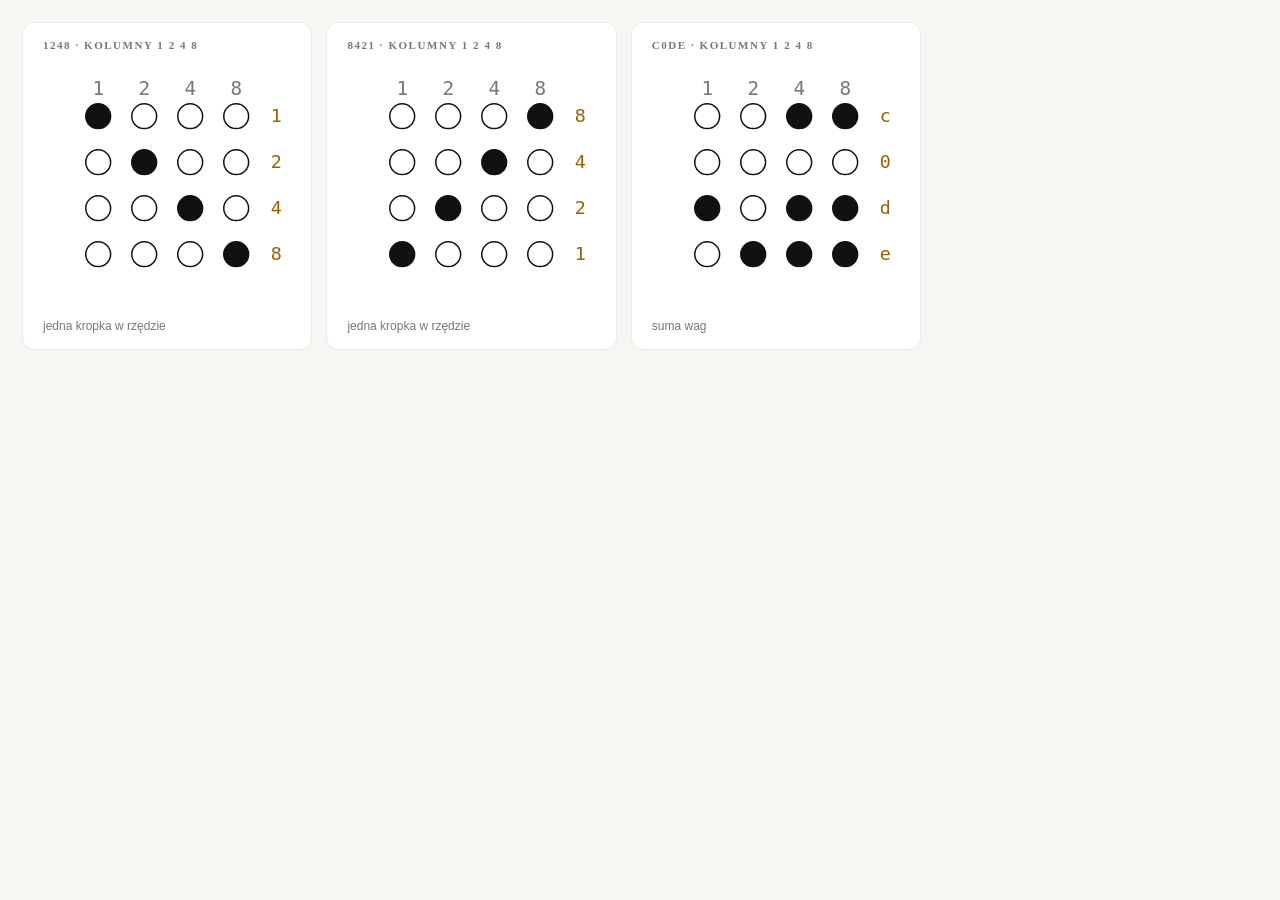
<file: research/marki/podglad-kropki.html>
<!doctype html><meta charset="utf-8"><style>
body{margin:0;padding:22px;background:#f7f6f3;font-family:'Helvetica Neue',sans-serif;color:#111}
.card{background:#fff;border:1px solid #eaeaea;border-radius:12px;padding:16px 20px;display:inline-block;margin:0 14px 14px 0}
h3{margin:0 0 10px;font:600 11px 'Helvetica Neue';letter-spacing:.14em;text-transform:uppercase;color:#787774}
.cap{margin-top:6px;font-size:12px;color:#787774}
</style><div class="card"><h3>1248 · kolumny 1 2 4 8</h3><svg xmlns="http://www.w3.org/2000/svg" viewBox="0 0 248.39999999999998 248.39999999999998" width="248.39999999999998" height="248.39999999999998"><rect width="248.39999999999998" height="248.39999999999998" fill="#fff"/><text x="55.199999999999996" y="34.5" font-family="monospace" font-size="19.32" fill="#787774" text-anchor="middle">1</text><text x="101.19999999999999" y="34.5" font-family="monospace" font-size="19.32" fill="#787774" text-anchor="middle">2</text><text x="147.2" y="34.5" font-family="monospace" font-size="19.32" fill="#787774" text-anchor="middle">4</text><text x="193.2" y="34.5" font-family="monospace" font-size="19.32" fill="#787774" text-anchor="middle">8</text><circle cx="55.199999999999996" cy="55.199999999999996" r="12.420000000000002" fill="#111" stroke="#111" stroke-width="1.5"/><circle cx="101.19999999999999" cy="55.199999999999996" r="12.420000000000002" fill="#fff" stroke="#111" stroke-width="1.5"/><circle cx="147.2" cy="55.199999999999996" r="12.420000000000002" fill="#fff" stroke="#111" stroke-width="1.5"/><circle cx="193.2" cy="55.199999999999996" r="12.420000000000002" fill="#fff" stroke="#111" stroke-width="1.5"/><text x="227.7" y="60.72" font-family="monospace" font-size="18.400000000000002" fill="#956400">1</text><circle cx="55.199999999999996" cy="101.19999999999999" r="12.420000000000002" fill="#fff" stroke="#111" stroke-width="1.5"/><circle cx="101.19999999999999" cy="101.19999999999999" r="12.420000000000002" fill="#111" stroke="#111" stroke-width="1.5"/><circle cx="147.2" cy="101.19999999999999" r="12.420000000000002" fill="#fff" stroke="#111" stroke-width="1.5"/><circle cx="193.2" cy="101.19999999999999" r="12.420000000000002" fill="#fff" stroke="#111" stroke-width="1.5"/><text x="227.7" y="106.71999999999998" font-family="monospace" font-size="18.400000000000002" fill="#956400">2</text><circle cx="55.199999999999996" cy="147.2" r="12.420000000000002" fill="#fff" stroke="#111" stroke-width="1.5"/><circle cx="101.19999999999999" cy="147.2" r="12.420000000000002" fill="#fff" stroke="#111" stroke-width="1.5"/><circle cx="147.2" cy="147.2" r="12.420000000000002" fill="#111" stroke="#111" stroke-width="1.5"/><circle cx="193.2" cy="147.2" r="12.420000000000002" fill="#fff" stroke="#111" stroke-width="1.5"/><text x="227.7" y="152.72" font-family="monospace" font-size="18.400000000000002" fill="#956400">4</text><circle cx="55.199999999999996" cy="193.2" r="12.420000000000002" fill="#fff" stroke="#111" stroke-width="1.5"/><circle cx="101.19999999999999" cy="193.2" r="12.420000000000002" fill="#fff" stroke="#111" stroke-width="1.5"/><circle cx="147.2" cy="193.2" r="12.420000000000002" fill="#fff" stroke="#111" stroke-width="1.5"/><circle cx="193.2" cy="193.2" r="12.420000000000002" fill="#111" stroke="#111" stroke-width="1.5"/><text x="227.7" y="198.72" font-family="monospace" font-size="18.400000000000002" fill="#956400">8</text></svg><div class="cap">jedna kropka w rzędzie</div></div><div class="card"><h3>8421 · kolumny 1 2 4 8</h3><svg xmlns="http://www.w3.org/2000/svg" viewBox="0 0 248.39999999999998 248.39999999999998" width="248.39999999999998" height="248.39999999999998"><rect width="248.39999999999998" height="248.39999999999998" fill="#fff"/><text x="55.199999999999996" y="34.5" font-family="monospace" font-size="19.32" fill="#787774" text-anchor="middle">1</text><text x="101.19999999999999" y="34.5" font-family="monospace" font-size="19.32" fill="#787774" text-anchor="middle">2</text><text x="147.2" y="34.5" font-family="monospace" font-size="19.32" fill="#787774" text-anchor="middle">4</text><text x="193.2" y="34.5" font-family="monospace" font-size="19.32" fill="#787774" text-anchor="middle">8</text><circle cx="55.199999999999996" cy="55.199999999999996" r="12.420000000000002" fill="#fff" stroke="#111" stroke-width="1.5"/><circle cx="101.19999999999999" cy="55.199999999999996" r="12.420000000000002" fill="#fff" stroke="#111" stroke-width="1.5"/><circle cx="147.2" cy="55.199999999999996" r="12.420000000000002" fill="#fff" stroke="#111" stroke-width="1.5"/><circle cx="193.2" cy="55.199999999999996" r="12.420000000000002" fill="#111" stroke="#111" stroke-width="1.5"/><text x="227.7" y="60.72" font-family="monospace" font-size="18.400000000000002" fill="#956400">8</text><circle cx="55.199999999999996" cy="101.19999999999999" r="12.420000000000002" fill="#fff" stroke="#111" stroke-width="1.5"/><circle cx="101.19999999999999" cy="101.19999999999999" r="12.420000000000002" fill="#fff" stroke="#111" stroke-width="1.5"/><circle cx="147.2" cy="101.19999999999999" r="12.420000000000002" fill="#111" stroke="#111" stroke-width="1.5"/><circle cx="193.2" cy="101.19999999999999" r="12.420000000000002" fill="#fff" stroke="#111" stroke-width="1.5"/><text x="227.7" y="106.71999999999998" font-family="monospace" font-size="18.400000000000002" fill="#956400">4</text><circle cx="55.199999999999996" cy="147.2" r="12.420000000000002" fill="#fff" stroke="#111" stroke-width="1.5"/><circle cx="101.19999999999999" cy="147.2" r="12.420000000000002" fill="#111" stroke="#111" stroke-width="1.5"/><circle cx="147.2" cy="147.2" r="12.420000000000002" fill="#fff" stroke="#111" stroke-width="1.5"/><circle cx="193.2" cy="147.2" r="12.420000000000002" fill="#fff" stroke="#111" stroke-width="1.5"/><text x="227.7" y="152.72" font-family="monospace" font-size="18.400000000000002" fill="#956400">2</text><circle cx="55.199999999999996" cy="193.2" r="12.420000000000002" fill="#111" stroke="#111" stroke-width="1.5"/><circle cx="101.19999999999999" cy="193.2" r="12.420000000000002" fill="#fff" stroke="#111" stroke-width="1.5"/><circle cx="147.2" cy="193.2" r="12.420000000000002" fill="#fff" stroke="#111" stroke-width="1.5"/><circle cx="193.2" cy="193.2" r="12.420000000000002" fill="#fff" stroke="#111" stroke-width="1.5"/><text x="227.7" y="198.72" font-family="monospace" font-size="18.400000000000002" fill="#956400">1</text></svg><div class="cap">jedna kropka w rzędzie</div></div><div class="card"><h3>c0de · kolumny 1 2 4 8</h3><svg xmlns="http://www.w3.org/2000/svg" viewBox="0 0 248.39999999999998 248.39999999999998" width="248.39999999999998" height="248.39999999999998"><rect width="248.39999999999998" height="248.39999999999998" fill="#fff"/><text x="55.199999999999996" y="34.5" font-family="monospace" font-size="19.32" fill="#787774" text-anchor="middle">1</text><text x="101.19999999999999" y="34.5" font-family="monospace" font-size="19.32" fill="#787774" text-anchor="middle">2</text><text x="147.2" y="34.5" font-family="monospace" font-size="19.32" fill="#787774" text-anchor="middle">4</text><text x="193.2" y="34.5" font-family="monospace" font-size="19.32" fill="#787774" text-anchor="middle">8</text><circle cx="55.199999999999996" cy="55.199999999999996" r="12.420000000000002" fill="#fff" stroke="#111" stroke-width="1.5"/><circle cx="101.19999999999999" cy="55.199999999999996" r="12.420000000000002" fill="#fff" stroke="#111" stroke-width="1.5"/><circle cx="147.2" cy="55.199999999999996" r="12.420000000000002" fill="#111" stroke="#111" stroke-width="1.5"/><circle cx="193.2" cy="55.199999999999996" r="12.420000000000002" fill="#111" stroke="#111" stroke-width="1.5"/><text x="227.7" y="60.72" font-family="monospace" font-size="18.400000000000002" fill="#956400">c</text><circle cx="55.199999999999996" cy="101.19999999999999" r="12.420000000000002" fill="#fff" stroke="#111" stroke-width="1.5"/><circle cx="101.19999999999999" cy="101.19999999999999" r="12.420000000000002" fill="#fff" stroke="#111" stroke-width="1.5"/><circle cx="147.2" cy="101.19999999999999" r="12.420000000000002" fill="#fff" stroke="#111" stroke-width="1.5"/><circle cx="193.2" cy="101.19999999999999" r="12.420000000000002" fill="#fff" stroke="#111" stroke-width="1.5"/><text x="227.7" y="106.71999999999998" font-family="monospace" font-size="18.400000000000002" fill="#956400">0</text><circle cx="55.199999999999996" cy="147.2" r="12.420000000000002" fill="#111" stroke="#111" stroke-width="1.5"/><circle cx="101.19999999999999" cy="147.2" r="12.420000000000002" fill="#fff" stroke="#111" stroke-width="1.5"/><circle cx="147.2" cy="147.2" r="12.420000000000002" fill="#111" stroke="#111" stroke-width="1.5"/><circle cx="193.2" cy="147.2" r="12.420000000000002" fill="#111" stroke="#111" stroke-width="1.5"/><text x="227.7" y="152.72" font-family="monospace" font-size="18.400000000000002" fill="#956400">d</text><circle cx="55.199999999999996" cy="193.2" r="12.420000000000002" fill="#fff" stroke="#111" stroke-width="1.5"/><circle cx="101.19999999999999" cy="193.2" r="12.420000000000002" fill="#111" stroke="#111" stroke-width="1.5"/><circle cx="147.2" cy="193.2" r="12.420000000000002" fill="#111" stroke="#111" stroke-width="1.5"/><circle cx="193.2" cy="193.2" r="12.420000000000002" fill="#111" stroke="#111" stroke-width="1.5"/><text x="227.7" y="198.72" font-family="monospace" font-size="18.400000000000002" fill="#956400">e</text></svg><div class="cap">suma wag</div></div>
</file>
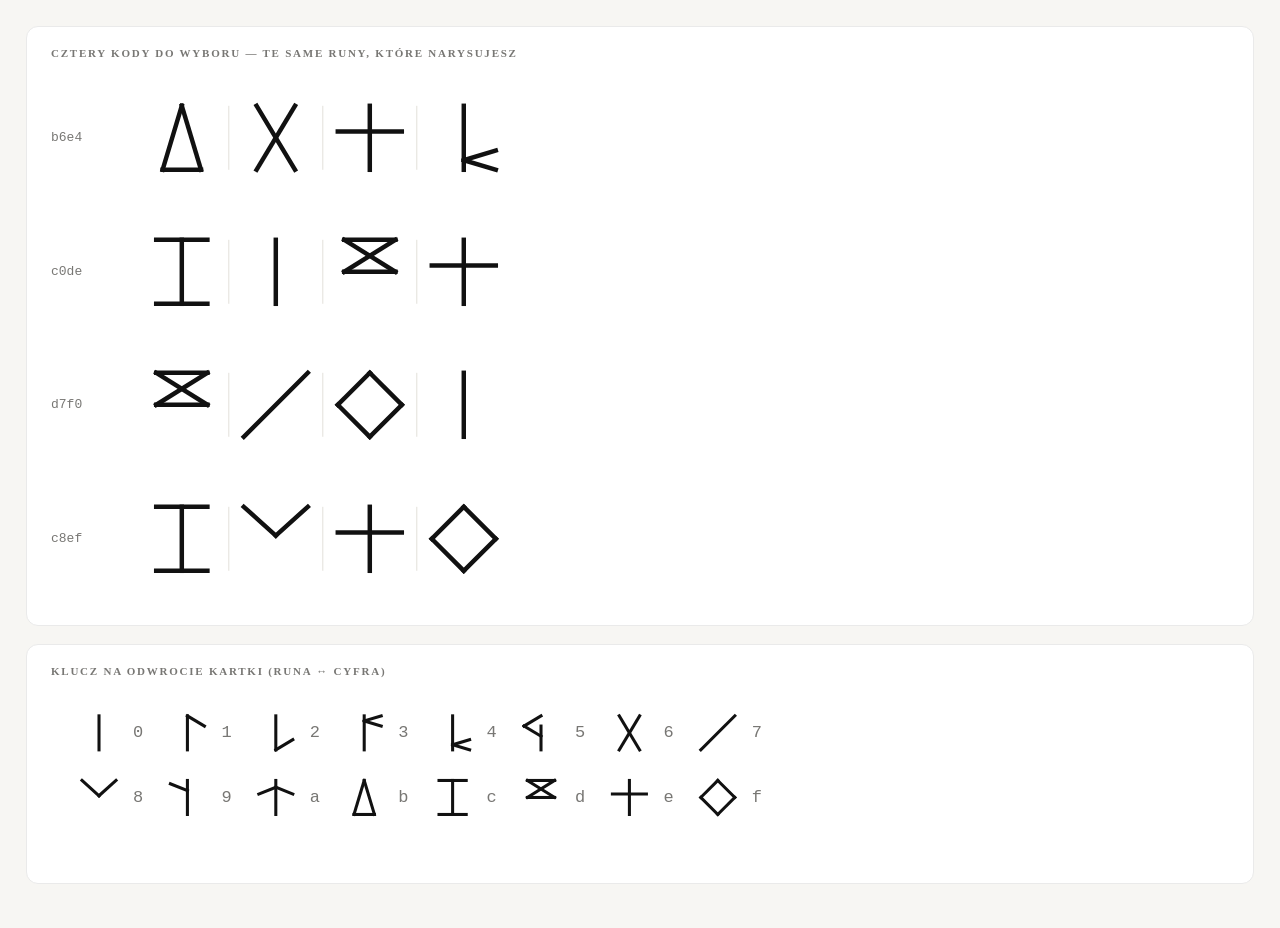
<file: research/runy/podglad.html>
<!doctype html><meta charset="utf-8">
<style>
 body{margin:0;padding:26px;background:#f7f6f3;font-family:'Helvetica Neue',sans-serif;color:#111}
 h2{font:600 11px 'Helvetica Neue';letter-spacing:.16em;text-transform:uppercase;color:#787774;margin:0 0 12px}
 .card{background:#fff;border:1px solid #eaeaea;border-radius:12px;padding:20px 24px;margin-bottom:18px}
 .row{display:flex;align-items:center;gap:18px;padding:6px 0}
 .lbl{font:500 13px ui-monospace,monospace;color:#787774;width:52px}
 svg{max-width:100%;height:auto}
</style>
<div class="card"><h2>Cztery kody do wyboru — te same runy, które narysujesz</h2><div class="row"><span class="lbl">b6e4</span><svg xmlns="http://www.w3.org/2000/svg" viewBox="0 0 403.6 121.6" width="403.6" height="121.6"><rect width="403.6" height="121.6" fill="#fff"/><g class="rune"><polyline class="glyph" data-digit="b" points="41.60,92.80 60.80,28.80" fill="none" stroke="#111111" stroke-width="4.48" stroke-linecap="square" stroke-linejoin="miter"/><polyline class="glyph" data-digit="b" points="60.80,28.80 80.00,92.80" fill="none" stroke="#111111" stroke-width="4.48" stroke-linecap="square" stroke-linejoin="miter"/><polyline class="glyph" data-digit="b" points="41.60,92.80 80.00,92.80" fill="none" stroke="#111111" stroke-width="4.48" stroke-linecap="square" stroke-linejoin="miter"/></g><line x1="107.8" y1="28.8" x2="107.8" y2="92.8" stroke="#e2e0da"/><g class="rune"><polyline class="glyph" data-digit="6" points="135.60,28.80 174.00,92.80" fill="none" stroke="#111111" stroke-width="4.48" stroke-linecap="square" stroke-linejoin="miter"/><polyline class="glyph" data-digit="6" points="174.00,28.80 135.60,92.80" fill="none" stroke="#111111" stroke-width="4.48" stroke-linecap="square" stroke-linejoin="miter"/></g><line x1="201.8" y1="28.8" x2="201.8" y2="92.8" stroke="#e2e0da"/><g class="rune"><polyline class="glyph" data-digit="e" points="248.80,28.80 248.80,92.80" fill="none" stroke="#111111" stroke-width="4.48" stroke-linecap="square" stroke-linejoin="miter"/><polyline class="glyph" data-digit="e" points="216.80,54.40 280.80,54.40" fill="none" stroke="#111111" stroke-width="4.48" stroke-linecap="square" stroke-linejoin="miter"/></g><line x1="295.8" y1="28.8" x2="295.8" y2="92.8" stroke="#e2e0da"/><g class="rune"><polyline class="glyph" data-digit="4" points="342.80,28.80 342.80,92.80" fill="none" stroke="#111111" stroke-width="4.48" stroke-linecap="square" stroke-linejoin="miter"/><polyline class="glyph" data-digit="4" points="342.80,83.20 374.80,92.80" fill="none" stroke="#111111" stroke-width="4.48" stroke-linecap="square" stroke-linejoin="miter"/><polyline class="glyph" data-digit="4" points="342.80,83.20 374.80,73.60" fill="none" stroke="#111111" stroke-width="4.48" stroke-linecap="square" stroke-linejoin="miter"/></g></svg></div><div class="row"><span class="lbl">c0de</span><svg xmlns="http://www.w3.org/2000/svg" viewBox="0 0 403.6 121.6" width="403.6" height="121.6"><rect width="403.6" height="121.6" fill="#fff"/><g class="rune"><polyline class="glyph" data-digit="c" points="35.20,28.80 86.40,28.80" fill="none" stroke="#111111" stroke-width="4.48" stroke-linecap="square" stroke-linejoin="miter"/><polyline class="glyph" data-digit="c" points="60.80,28.80 60.80,92.80" fill="none" stroke="#111111" stroke-width="4.48" stroke-linecap="square" stroke-linejoin="miter"/><polyline class="glyph" data-digit="c" points="35.20,92.80 86.40,92.80" fill="none" stroke="#111111" stroke-width="4.48" stroke-linecap="square" stroke-linejoin="miter"/></g><line x1="107.8" y1="28.8" x2="107.8" y2="92.8" stroke="#e2e0da"/><g class="rune"><polyline class="glyph" data-digit="0" points="154.80,28.80 154.80,92.80" fill="none" stroke="#111111" stroke-width="4.48" stroke-linecap="square" stroke-linejoin="miter"/></g><line x1="201.8" y1="28.8" x2="201.8" y2="92.8" stroke="#e2e0da"/><g class="rune"><polyline class="glyph" data-digit="d" points="223.20,28.80 274.40,28.80" fill="none" stroke="#111111" stroke-width="4.48" stroke-linecap="square" stroke-linejoin="miter"/><polyline class="glyph" data-digit="d" points="223.20,28.80 274.40,60.80" fill="none" stroke="#111111" stroke-width="4.48" stroke-linecap="square" stroke-linejoin="miter"/><polyline class="glyph" data-digit="d" points="274.40,28.80 223.20,60.80" fill="none" stroke="#111111" stroke-width="4.48" stroke-linecap="square" stroke-linejoin="miter"/><polyline class="glyph" data-digit="d" points="223.20,60.80 274.40,60.80" fill="none" stroke="#111111" stroke-width="4.48" stroke-linecap="square" stroke-linejoin="miter"/></g><line x1="295.8" y1="28.8" x2="295.8" y2="92.8" stroke="#e2e0da"/><g class="rune"><polyline class="glyph" data-digit="e" points="342.80,28.80 342.80,92.80" fill="none" stroke="#111111" stroke-width="4.48" stroke-linecap="square" stroke-linejoin="miter"/><polyline class="glyph" data-digit="e" points="310.80,54.40 374.80,54.40" fill="none" stroke="#111111" stroke-width="4.48" stroke-linecap="square" stroke-linejoin="miter"/></g></svg></div><div class="row"><span class="lbl">d7f0</span><svg xmlns="http://www.w3.org/2000/svg" viewBox="0 0 403.6 121.6" width="403.6" height="121.6"><rect width="403.6" height="121.6" fill="#fff"/><g class="rune"><polyline class="glyph" data-digit="d" points="35.20,28.80 86.40,28.80" fill="none" stroke="#111111" stroke-width="4.48" stroke-linecap="square" stroke-linejoin="miter"/><polyline class="glyph" data-digit="d" points="35.20,28.80 86.40,60.80" fill="none" stroke="#111111" stroke-width="4.48" stroke-linecap="square" stroke-linejoin="miter"/><polyline class="glyph" data-digit="d" points="86.40,28.80 35.20,60.80" fill="none" stroke="#111111" stroke-width="4.48" stroke-linecap="square" stroke-linejoin="miter"/><polyline class="glyph" data-digit="d" points="35.20,60.80 86.40,60.80" fill="none" stroke="#111111" stroke-width="4.48" stroke-linecap="square" stroke-linejoin="miter"/></g><line x1="107.8" y1="28.8" x2="107.8" y2="92.8" stroke="#e2e0da"/><g class="rune"><polyline class="glyph" data-digit="7" points="122.80,92.80 186.80,28.80" fill="none" stroke="#111111" stroke-width="4.48" stroke-linecap="square" stroke-linejoin="miter"/></g><line x1="201.8" y1="28.8" x2="201.8" y2="92.8" stroke="#e2e0da"/><g class="rune"><polyline class="glyph" data-digit="f" points="248.80,28.80 280.80,60.80" fill="none" stroke="#111111" stroke-width="4.48" stroke-linecap="square" stroke-linejoin="miter"/><polyline class="glyph" data-digit="f" points="280.80,60.80 248.80,92.80" fill="none" stroke="#111111" stroke-width="4.48" stroke-linecap="square" stroke-linejoin="miter"/><polyline class="glyph" data-digit="f" points="248.80,92.80 216.80,60.80" fill="none" stroke="#111111" stroke-width="4.48" stroke-linecap="square" stroke-linejoin="miter"/><polyline class="glyph" data-digit="f" points="216.80,60.80 248.80,28.80" fill="none" stroke="#111111" stroke-width="4.48" stroke-linecap="square" stroke-linejoin="miter"/></g><line x1="295.8" y1="28.8" x2="295.8" y2="92.8" stroke="#e2e0da"/><g class="rune"><polyline class="glyph" data-digit="0" points="342.80,28.80 342.80,92.80" fill="none" stroke="#111111" stroke-width="4.48" stroke-linecap="square" stroke-linejoin="miter"/></g></svg></div><div class="row"><span class="lbl">c8ef</span><svg xmlns="http://www.w3.org/2000/svg" viewBox="0 0 403.6 121.6" width="403.6" height="121.6"><rect width="403.6" height="121.6" fill="#fff"/><g class="rune"><polyline class="glyph" data-digit="c" points="35.20,28.80 86.40,28.80" fill="none" stroke="#111111" stroke-width="4.48" stroke-linecap="square" stroke-linejoin="miter"/><polyline class="glyph" data-digit="c" points="60.80,28.80 60.80,92.80" fill="none" stroke="#111111" stroke-width="4.48" stroke-linecap="square" stroke-linejoin="miter"/><polyline class="glyph" data-digit="c" points="35.20,92.80 86.40,92.80" fill="none" stroke="#111111" stroke-width="4.48" stroke-linecap="square" stroke-linejoin="miter"/></g><line x1="107.8" y1="28.8" x2="107.8" y2="92.8" stroke="#e2e0da"/><g class="rune"><polyline class="glyph" data-digit="8" points="122.80,28.80 154.80,57.60" fill="none" stroke="#111111" stroke-width="4.48" stroke-linecap="square" stroke-linejoin="miter"/><polyline class="glyph" data-digit="8" points="154.80,57.60 186.80,28.80" fill="none" stroke="#111111" stroke-width="4.48" stroke-linecap="square" stroke-linejoin="miter"/></g><line x1="201.8" y1="28.8" x2="201.8" y2="92.8" stroke="#e2e0da"/><g class="rune"><polyline class="glyph" data-digit="e" points="248.80,28.80 248.80,92.80" fill="none" stroke="#111111" stroke-width="4.48" stroke-linecap="square" stroke-linejoin="miter"/><polyline class="glyph" data-digit="e" points="216.80,54.40 280.80,54.40" fill="none" stroke="#111111" stroke-width="4.48" stroke-linecap="square" stroke-linejoin="miter"/></g><line x1="295.8" y1="28.8" x2="295.8" y2="92.8" stroke="#e2e0da"/><g class="rune"><polyline class="glyph" data-digit="f" points="342.80,28.80 374.80,60.80" fill="none" stroke="#111111" stroke-width="4.48" stroke-linecap="square" stroke-linejoin="miter"/><polyline class="glyph" data-digit="f" points="374.80,60.80 342.80,92.80" fill="none" stroke="#111111" stroke-width="4.48" stroke-linecap="square" stroke-linejoin="miter"/><polyline class="glyph" data-digit="f" points="342.80,92.80 310.80,60.80" fill="none" stroke="#111111" stroke-width="4.48" stroke-linecap="square" stroke-linejoin="miter"/><polyline class="glyph" data-digit="f" points="310.80,60.80 342.80,28.80" fill="none" stroke="#111111" stroke-width="4.48" stroke-linecap="square" stroke-linejoin="miter"/></g></svg></div></div>
<div class="card"><h2>Klucz na odwrocie kartki (runa ↔ cyfra)</h2><svg xmlns="http://www.w3.org/2000/svg" viewBox="0 0 748.0 170.0" width="748.0" height="170.0"><rect width="748.0" height="170.0" fill="#fff"/><g class="rune"><polyline class="glyph" data-digit="0" points="48.01,26.86 48.01,60.86" fill="none" stroke="#111111" stroke-width="3.06" stroke-linecap="square" stroke-linejoin="miter"/></g><text x="82.008" y="47.94" font-family="monospace" font-size="17.0" fill="#787774">0</text><g class="rune"><polyline class="glyph" data-digit="1" points="136.41,26.86 136.41,60.86" fill="none" stroke="#111111" stroke-width="3.06" stroke-linecap="square" stroke-linejoin="miter"/><polyline class="glyph" data-digit="1" points="136.41,26.86 153.41,37.06" fill="none" stroke="#111111" stroke-width="3.06" stroke-linecap="square" stroke-linejoin="miter"/></g><text x="170.40800000000002" y="47.94" font-family="monospace" font-size="17.0" fill="#787774">1</text><g class="rune"><polyline class="glyph" data-digit="2" points="224.81,26.86 224.81,60.86" fill="none" stroke="#111111" stroke-width="3.06" stroke-linecap="square" stroke-linejoin="miter"/><polyline class="glyph" data-digit="2" points="224.81,60.86 241.81,50.66" fill="none" stroke="#111111" stroke-width="3.06" stroke-linecap="square" stroke-linejoin="miter"/></g><text x="258.808" y="47.94" font-family="monospace" font-size="17.0" fill="#787774">2</text><g class="rune"><polyline class="glyph" data-digit="3" points="313.21,26.86 313.21,60.86" fill="none" stroke="#111111" stroke-width="3.06" stroke-linecap="square" stroke-linejoin="miter"/><polyline class="glyph" data-digit="3" points="313.21,31.96 330.21,26.86" fill="none" stroke="#111111" stroke-width="3.06" stroke-linecap="square" stroke-linejoin="miter"/><polyline class="glyph" data-digit="3" points="313.21,31.96 330.21,37.06" fill="none" stroke="#111111" stroke-width="3.06" stroke-linecap="square" stroke-linejoin="miter"/></g><text x="347.208" y="47.94" font-family="monospace" font-size="17.0" fill="#787774">3</text><g class="rune"><polyline class="glyph" data-digit="4" points="401.61,26.86 401.61,60.86" fill="none" stroke="#111111" stroke-width="3.06" stroke-linecap="square" stroke-linejoin="miter"/><polyline class="glyph" data-digit="4" points="401.61,55.76 418.61,60.86" fill="none" stroke="#111111" stroke-width="3.06" stroke-linecap="square" stroke-linejoin="miter"/><polyline class="glyph" data-digit="4" points="401.61,55.76 418.61,50.66" fill="none" stroke="#111111" stroke-width="3.06" stroke-linecap="square" stroke-linejoin="miter"/></g><text x="435.608" y="47.94" font-family="monospace" font-size="17.0" fill="#787774">4</text><g class="rune"><polyline class="glyph" data-digit="5" points="490.01,37.06 490.01,60.86" fill="none" stroke="#111111" stroke-width="3.06" stroke-linecap="square" stroke-linejoin="miter"/><polyline class="glyph" data-digit="5" points="490.01,26.86 473.01,37.06" fill="none" stroke="#111111" stroke-width="3.06" stroke-linecap="square" stroke-linejoin="miter"/><polyline class="glyph" data-digit="5" points="473.01,37.06 490.01,47.26" fill="none" stroke="#111111" stroke-width="3.06" stroke-linecap="square" stroke-linejoin="miter"/></g><text x="524.008" y="47.94" font-family="monospace" font-size="17.0" fill="#787774">5</text><g class="rune"><polyline class="glyph" data-digit="6" points="568.21,26.86 588.61,60.86" fill="none" stroke="#111111" stroke-width="3.06" stroke-linecap="square" stroke-linejoin="miter"/><polyline class="glyph" data-digit="6" points="588.61,26.86 568.21,60.86" fill="none" stroke="#111111" stroke-width="3.06" stroke-linecap="square" stroke-linejoin="miter"/></g><text x="612.408" y="47.94" font-family="monospace" font-size="17.0" fill="#787774">6</text><g class="rune"><polyline class="glyph" data-digit="7" points="649.81,60.86 683.81,26.86" fill="none" stroke="#111111" stroke-width="3.06" stroke-linecap="square" stroke-linejoin="miter"/></g><text x="700.808" y="47.94" font-family="monospace" font-size="17.0" fill="#787774">7</text><g class="rune"><polyline class="glyph" data-digit="8" points="31.01,91.46 48.01,106.76" fill="none" stroke="#111111" stroke-width="3.06" stroke-linecap="square" stroke-linejoin="miter"/><polyline class="glyph" data-digit="8" points="48.01,106.76 65.01,91.46" fill="none" stroke="#111111" stroke-width="3.06" stroke-linecap="square" stroke-linejoin="miter"/></g><text x="82.008" y="112.53999999999999" font-family="monospace" font-size="17.0" fill="#787774">8</text><g class="rune"><polyline class="glyph" data-digit="9" points="136.41,91.46 136.41,125.46" fill="none" stroke="#111111" stroke-width="3.06" stroke-linecap="square" stroke-linejoin="miter"/><polyline class="glyph" data-digit="9" points="136.41,101.66 119.41,94.86" fill="none" stroke="#111111" stroke-width="3.06" stroke-linecap="square" stroke-linejoin="miter"/></g><text x="170.40800000000002" y="112.53999999999999" font-family="monospace" font-size="17.0" fill="#787774">9</text><g class="rune"><polyline class="glyph" data-digit="a" points="224.81,91.46 224.81,125.46" fill="none" stroke="#111111" stroke-width="3.06" stroke-linecap="square" stroke-linejoin="miter"/><polyline class="glyph" data-digit="a" points="224.81,98.26 207.81,105.06" fill="none" stroke="#111111" stroke-width="3.06" stroke-linecap="square" stroke-linejoin="miter"/><polyline class="glyph" data-digit="a" points="224.81,98.26 241.81,105.06" fill="none" stroke="#111111" stroke-width="3.06" stroke-linecap="square" stroke-linejoin="miter"/></g><text x="258.808" y="112.53999999999999" font-family="monospace" font-size="17.0" fill="#787774">a</text><g class="rune"><polyline class="glyph" data-digit="b" points="303.01,125.46 313.21,91.46" fill="none" stroke="#111111" stroke-width="3.06" stroke-linecap="square" stroke-linejoin="miter"/><polyline class="glyph" data-digit="b" points="313.21,91.46 323.41,125.46" fill="none" stroke="#111111" stroke-width="3.06" stroke-linecap="square" stroke-linejoin="miter"/><polyline class="glyph" data-digit="b" points="303.01,125.46 323.41,125.46" fill="none" stroke="#111111" stroke-width="3.06" stroke-linecap="square" stroke-linejoin="miter"/></g><text x="347.208" y="112.53999999999999" font-family="monospace" font-size="17.0" fill="#787774">b</text><g class="rune"><polyline class="glyph" data-digit="c" points="388.01,91.46 415.21,91.46" fill="none" stroke="#111111" stroke-width="3.06" stroke-linecap="square" stroke-linejoin="miter"/><polyline class="glyph" data-digit="c" points="401.61,91.46 401.61,125.46" fill="none" stroke="#111111" stroke-width="3.06" stroke-linecap="square" stroke-linejoin="miter"/><polyline class="glyph" data-digit="c" points="388.01,125.46 415.21,125.46" fill="none" stroke="#111111" stroke-width="3.06" stroke-linecap="square" stroke-linejoin="miter"/></g><text x="435.608" y="112.53999999999999" font-family="monospace" font-size="17.0" fill="#787774">c</text><g class="rune"><polyline class="glyph" data-digit="d" points="476.41,91.46 503.61,91.46" fill="none" stroke="#111111" stroke-width="3.06" stroke-linecap="square" stroke-linejoin="miter"/><polyline class="glyph" data-digit="d" points="476.41,91.46 503.61,108.46" fill="none" stroke="#111111" stroke-width="3.06" stroke-linecap="square" stroke-linejoin="miter"/><polyline class="glyph" data-digit="d" points="503.61,91.46 476.41,108.46" fill="none" stroke="#111111" stroke-width="3.06" stroke-linecap="square" stroke-linejoin="miter"/><polyline class="glyph" data-digit="d" points="476.41,108.46 503.61,108.46" fill="none" stroke="#111111" stroke-width="3.06" stroke-linecap="square" stroke-linejoin="miter"/></g><text x="524.008" y="112.53999999999999" font-family="monospace" font-size="17.0" fill="#787774">d</text><g class="rune"><polyline class="glyph" data-digit="e" points="578.41,91.46 578.41,125.46" fill="none" stroke="#111111" stroke-width="3.06" stroke-linecap="square" stroke-linejoin="miter"/><polyline class="glyph" data-digit="e" points="561.41,105.06 595.41,105.06" fill="none" stroke="#111111" stroke-width="3.06" stroke-linecap="square" stroke-linejoin="miter"/></g><text x="612.408" y="112.53999999999999" font-family="monospace" font-size="17.0" fill="#787774">e</text><g class="rune"><polyline class="glyph" data-digit="f" points="666.81,91.46 683.81,108.46" fill="none" stroke="#111111" stroke-width="3.06" stroke-linecap="square" stroke-linejoin="miter"/><polyline class="glyph" data-digit="f" points="683.81,108.46 666.81,125.46" fill="none" stroke="#111111" stroke-width="3.06" stroke-linecap="square" stroke-linejoin="miter"/><polyline class="glyph" data-digit="f" points="666.81,125.46 649.81,108.46" fill="none" stroke="#111111" stroke-width="3.06" stroke-linecap="square" stroke-linejoin="miter"/><polyline class="glyph" data-digit="f" points="649.81,108.46 666.81,91.46" fill="none" stroke="#111111" stroke-width="3.06" stroke-linecap="square" stroke-linejoin="miter"/></g><text x="700.808" y="112.53999999999999" font-family="monospace" font-size="17.0" fill="#787774">f</text></svg></div>
</file>
